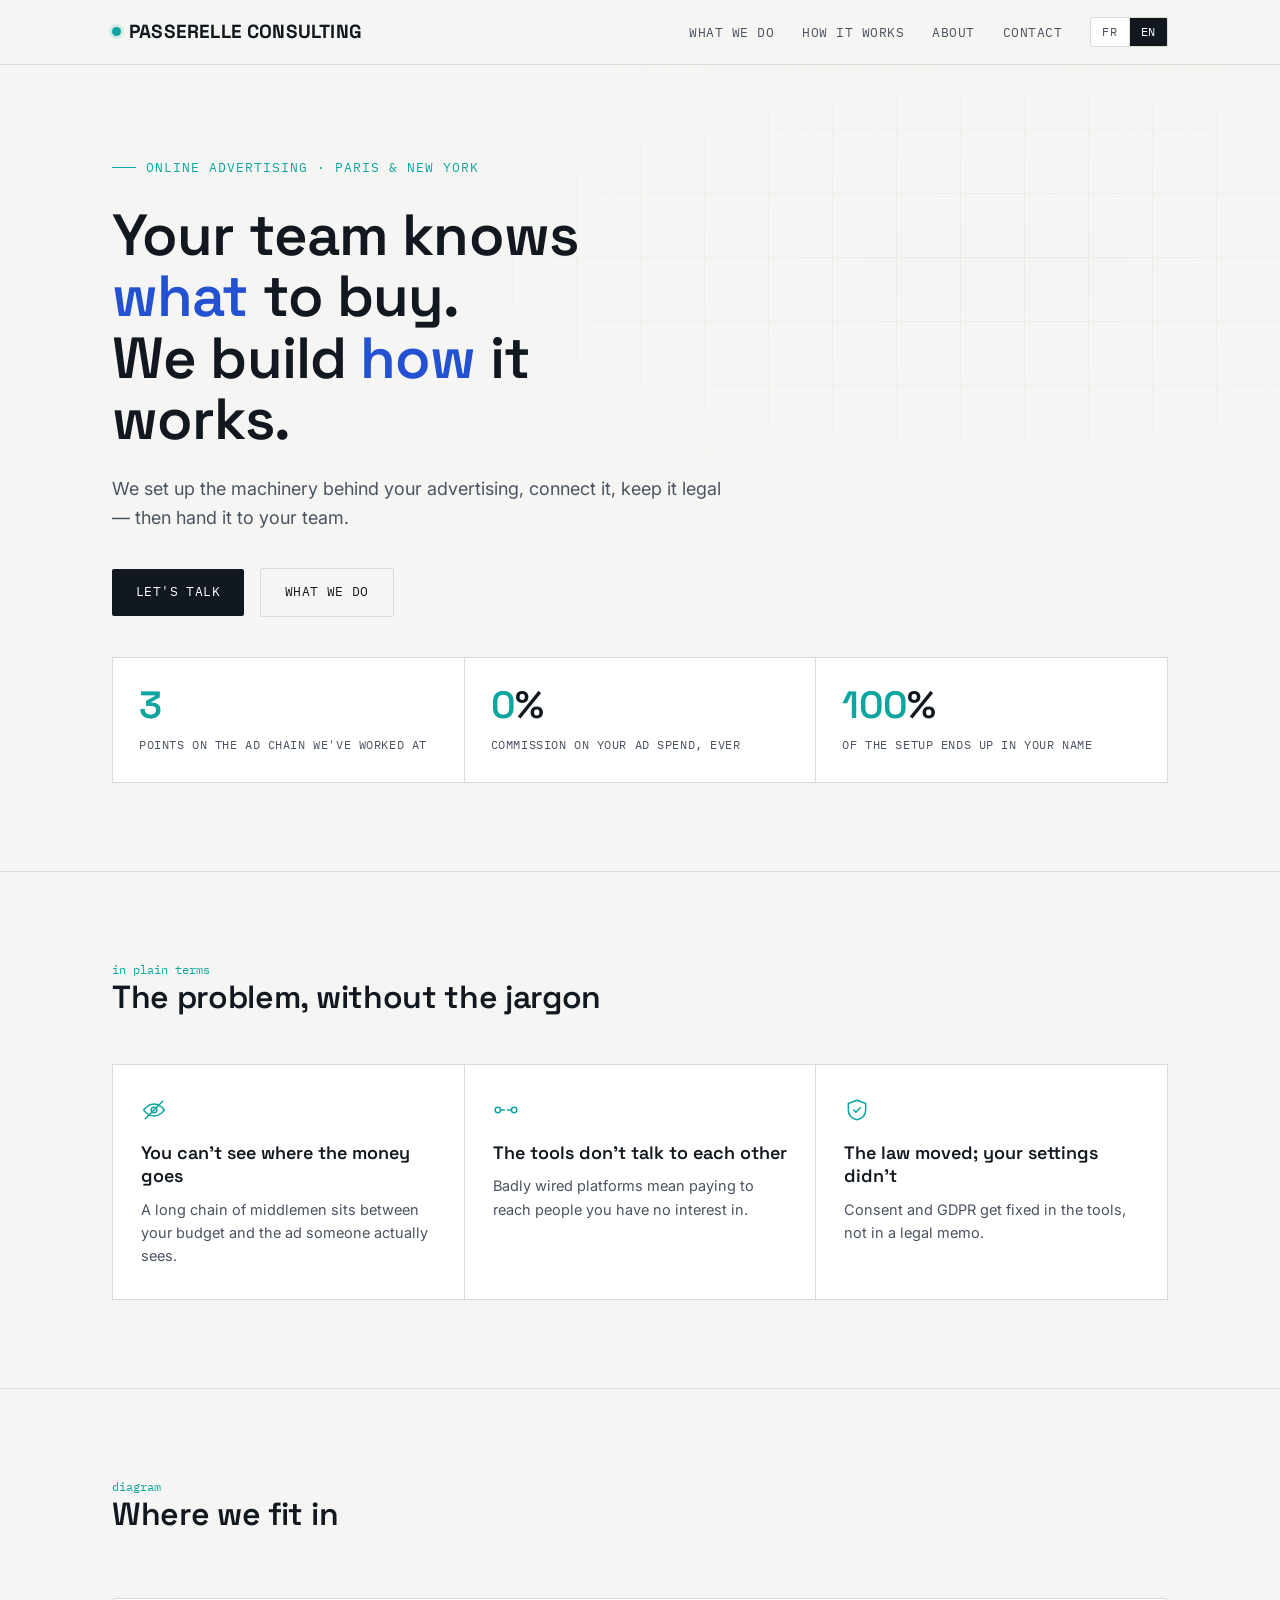
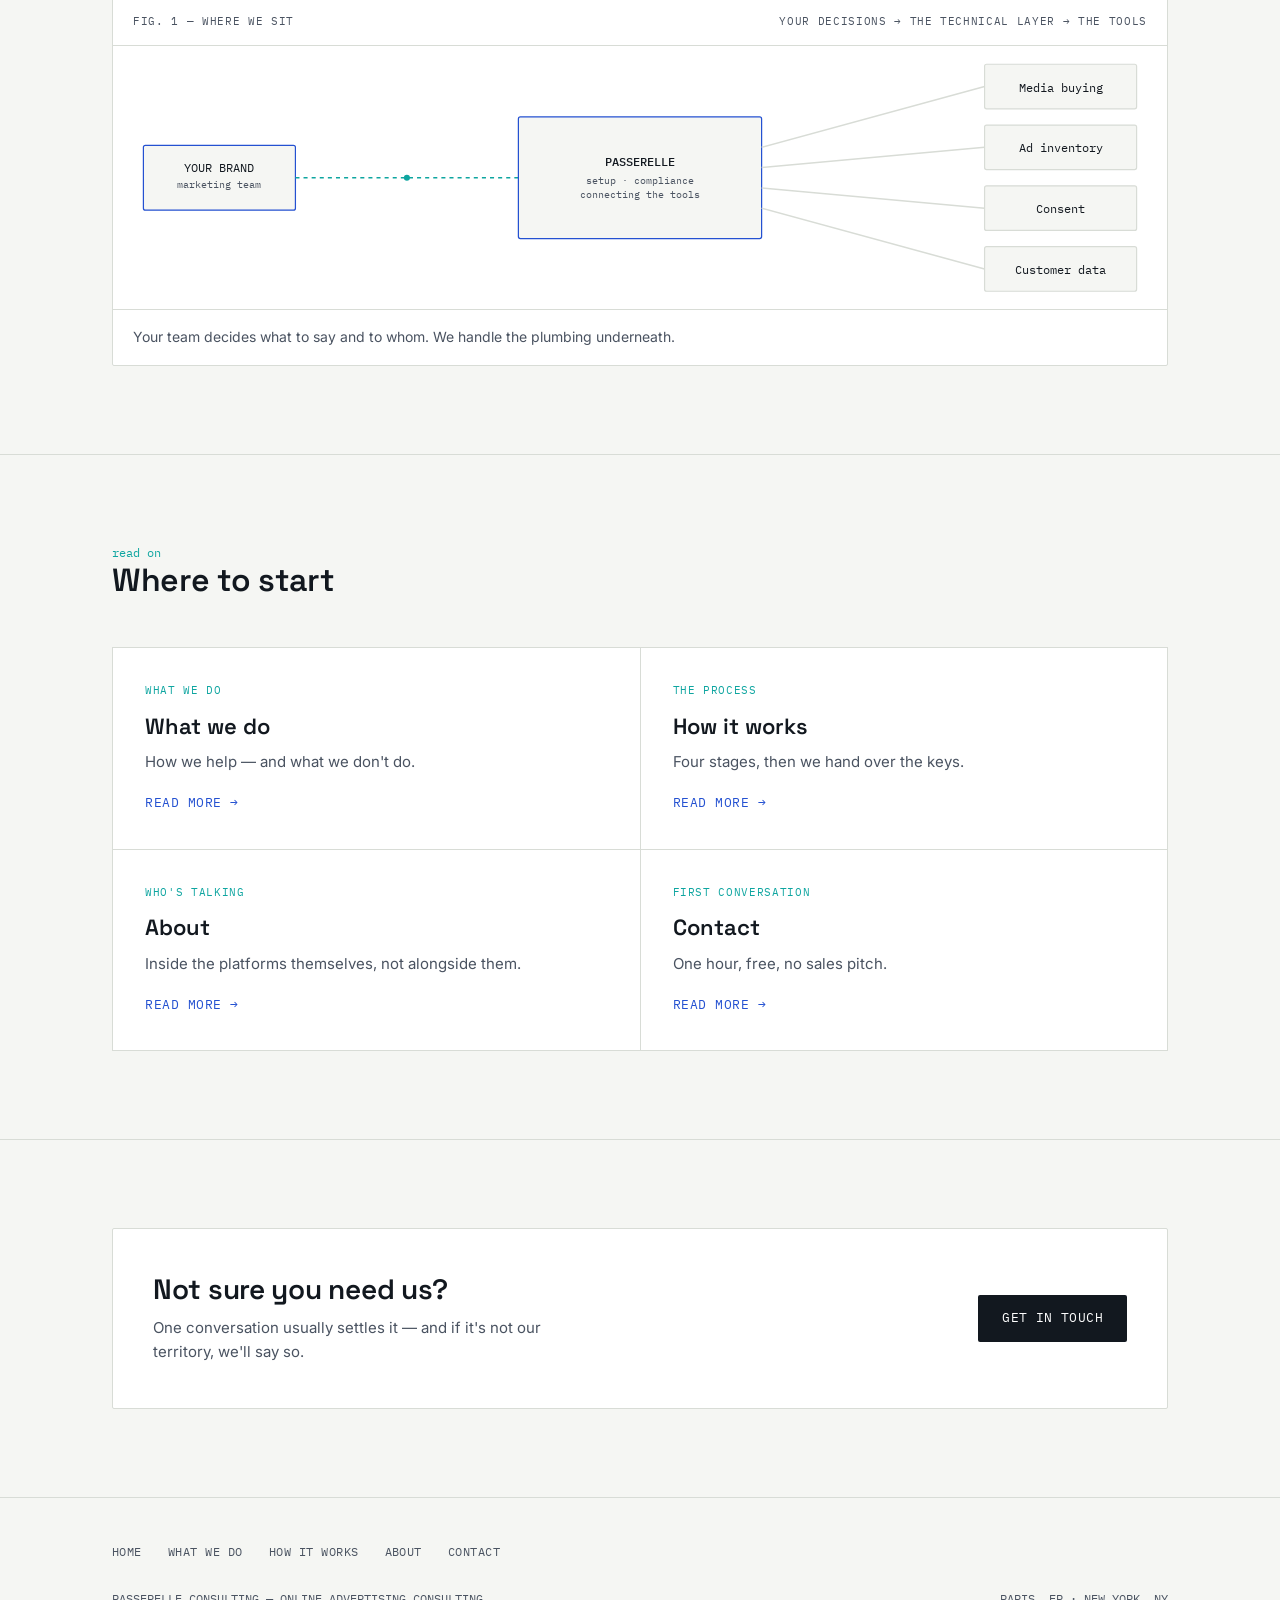
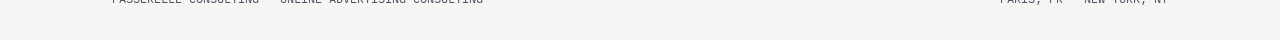
<file: index.html>
<!DOCTYPE html>
<html lang="en">
<head>
<meta charset="UTF-8">
<meta name="viewport" content="width=device-width, initial-scale=1.0">
<title>Passerelle Consulting — Take back control of your online advertising</title>
<meta name="description" data-i18n-content="desc.home" content="We set up the machinery behind your online advertising, connect it, keep it legal — then hand it to your team.">
<link rel="preconnect" href="https://fonts.googleapis.com">
<link href="https://fonts.googleapis.com/css2?family=Space+Grotesk:wght@400;500;600;700&family=Inter:wght@400;500;600&family=IBM+Plex+Mono:wght@400;500&display=swap" rel="stylesheet">
<link rel="stylesheet" href="assets/styles.css">
</head>
<body data-title-key="title.home">

<a class="skip" href="#main" data-i18n="a11y.skip">Skip to main content</a>

<header>
  <div class="wrap nav">
    <a href="index.html" class="brand"><span class="brand-dot"></span>PASSERELLE CONSULTING</a>
    <div class="nav-right">
      <ul class="navlinks">
        <li><a href="services.html" data-i18n="nav.services">What we do</a></li>
        <li><a href="approche.html" data-i18n="nav.approach">How it works</a></li>
        <li><a href="a-propos.html" data-i18n="nav.about">About</a></li>
        <li><a href="contact.html" data-i18n="nav.contact">Contact</a></li>
      </ul>
      <div class="lang" role="group" data-i18n-label="lang.aria" aria-label="Language selection">
        <button type="button" data-lang="fr" aria-pressed="false" lang="fr">FR</button>
        <button type="button" data-lang="en" aria-pressed="true" lang="en">EN</button>
      </div>
    </div>
  </div>
</header>

<main id="main">
  <section class="hero">
    <div class="wrap">
      <div class="eyebrow" data-i18n="home.eyebrow">Online advertising · Paris &amp; New York</div>
      <h1 data-i18n-html="home.h1">Your team knows <em>what</em> to buy.<br>We build <em>how</em> it works.</h1>
      <p class="hero-sub" data-i18n="home.sub">We set up the machinery behind your advertising, connect it, keep it legal — then hand it to your team.</p>
      <div class="hero-cta">
        <a href="contact.html" class="btn btn-primary" data-i18n="home.cta1">Let's talk</a>
        <a href="services.html" class="btn btn-ghost" data-i18n="home.cta2">What we do</a>
      </div>
    </div>
  </section>

  <section style="padding-top:0; border-top:none;">
    <div class="wrap">
      <div class="facts">
        <div class="fact">
          <div class="big"><span>3</span></div>
          <div class="cap" data-i18n="fact.c1">points on the ad chain we've worked at</div>
        </div>
        <div class="fact">
          <div class="big"><span>0</span>%</div>
          <div class="cap" data-i18n="fact.c2">commission on your ad spend, ever</div>
        </div>
        <div class="fact">
          <div class="big"><span>100</span>%</div>
          <div class="cap" data-i18n="fact.c3">of the setup ends up in your name</div>
        </div>
      </div>
    </div>
  </section>

  <section>
    <div class="wrap">
      <div class="section-head">
        <div>
          <div class="section-num mono" data-i18n="home.plainKicker">in plain terms</div>
          <h2 data-i18n="home.plainH2">The problem, without the jargon</h2>
        </div>
      </div>
      <div class="plain">
        <div class="plain-card">
          <svg class="ico" viewBox="0 0 24 24" aria-hidden="true">
            <path d="M2.5 12S6 6.5 12 6.5 21.5 12 21.5 12 18 17.5 12 17.5 2.5 12 2.5 12z"/>
            <circle cx="12" cy="12" r="2.6"/>
            <line x1="4" y1="20" x2="20" y2="4"/>
          </svg>
          <h3 data-i18n="home.c1h">You can't see where the money goes</h3>
          <p data-i18n="home.c1p">A long chain of middlemen sits between your budget and the ad someone actually sees.</p>
        </div>
        <div class="plain-card">
          <svg class="ico" viewBox="0 0 24 24" aria-hidden="true">
            <circle cx="4.5" cy="12" r="2.5"/>
            <circle cx="19.5" cy="12" r="2.5"/>
            <line x1="8" y1="12" x2="10.5" y2="12"/>
            <line x1="13.5" y1="12" x2="16" y2="12"/>
          </svg>
          <h3 data-i18n="home.c2h">The tools don't talk to each other</h3>
          <p data-i18n="home.c2p">Badly wired platforms mean paying to reach people you have no interest in.</p>
        </div>
        <div class="plain-card">
          <svg class="ico" viewBox="0 0 24 24" aria-hidden="true">
            <path d="M12 3 20 6v6c0 4.4-3.2 7.8-8 9-4.8-1.2-8-4.6-8-9V6l8-3z"/>
            <path d="M9 12l2 2 4-4"/>
          </svg>
          <h3 data-i18n="home.c3h">The law moved; your settings didn't</h3>
          <p data-i18n="home.c3p">Consent and GDPR get fixed in the tools, not in a legal memo.</p>
        </div>
      </div>
    </div>
  </section>

  <section>
    <div class="wrap">
      <div class="section-head">
        <div>
          <div class="section-num mono" data-i18n="fig1.kicker">diagram</div>
          <h2 data-i18n="fig1.h2">Where we fit in</h2>
        </div>
      </div>

      <div class="diagram">
        <div class="diagram-label">
          <span data-i18n="fig1.left">fig. 1 — where we sit</span>
          <span data-i18n="fig1.right">your decisions → the technical layer → the tools</span>
        </div>
        <svg viewBox="0 0 1040 260" xmlns="http://www.w3.org/2000/svg" role="img" data-i18n-label="fig1.alt" aria-label="Diagram: your marketing team on one side, Passerelle in the middle, and on the other side the media buying, ad inventory, consent and customer data tools">
          <rect x="30" y="98" width="150" height="64" rx="2" class="node-box hi"/>
          <text x="105" y="124" text-anchor="middle" class="node-label" data-i18n="fig1.brand">YOUR BRAND</text>
          <text x="105" y="140" text-anchor="middle" class="node-sub" data-i18n="fig1.brandSub">marketing team</text>

          <path d="M180,130 L 400,130" class="trace-active"/>
          <circle cx="290" cy="130" r="3" class="pulse"/>

          <rect x="400" y="70" width="240" height="120" rx="2" class="node-box hi" stroke-width="1.6"/>
          <text x="520" y="118" text-anchor="middle" class="node-label" font-weight="500">PASSERELLE</text>
          <text x="520" y="136" text-anchor="middle" class="node-sub" data-i18n="fig1.core1">setup · compliance</text>
          <text x="520" y="150" text-anchor="middle" class="node-sub" data-i18n="fig1.core2">connecting the tools</text>

          <path d="M640,100 L 860,40" class="trace-line"/>
          <path d="M640,120 L 860,100" class="trace-line"/>
          <path d="M640,140 L 860,160" class="trace-line"/>
          <path d="M640,160 L 860,220" class="trace-line"/>

          <rect x="860" y="18" width="150" height="44" rx="2" class="node-box"/>
          <text x="935" y="45" text-anchor="middle" class="node-label" data-i18n="fig1.n1">Media buying</text>

          <rect x="860" y="78" width="150" height="44" rx="2" class="node-box"/>
          <text x="935" y="105" text-anchor="middle" class="node-label" data-i18n="fig1.n2">Ad inventory</text>

          <rect x="860" y="138" width="150" height="44" rx="2" class="node-box"/>
          <text x="935" y="165" text-anchor="middle" class="node-label" data-i18n="fig1.n3">Consent</text>

          <rect x="860" y="198" width="150" height="44" rx="2" class="node-box"/>
          <text x="935" y="225" text-anchor="middle" class="node-label" data-i18n="fig1.n4">Customer data</text>
        </svg>
        <div class="diagram-foot"><p class="diagram-note" data-i18n="fig1.note">Your team decides what to say and to whom. We handle the plumbing underneath.</p></div>
      </div>
    </div>
  </section>

  <section>
    <div class="wrap">
      <div class="section-head">
        <div>
          <div class="section-num mono" data-i18n="home.exploreKicker">read on</div>
          <h2 data-i18n="home.exploreH2">Where to start</h2>
        </div>
      </div>
      <div class="teasers">
        <a class="teaser" href="services.html">
          <div class="k" data-i18n="teaser.k1">what we do</div>
          <h3 data-i18n="teaser.h1">What we do</h3>
          <p data-i18n="teaser.p1">How we help — and what we don't do.</p>
          <span class="go" data-i18n="teaser.go">Read more →</span>
        </a>
        <a class="teaser" href="approche.html">
          <div class="k" data-i18n="teaser.k2">the process</div>
          <h3 data-i18n="teaser.h2">How it works</h3>
          <p data-i18n="teaser.p2">Four stages, then we hand over the keys.</p>
          <span class="go" data-i18n="teaser.go">Read more →</span>
        </a>
        <a class="teaser" href="a-propos.html">
          <div class="k" data-i18n="teaser.k3">who's talking</div>
          <h3 data-i18n="teaser.h3">About</h3>
          <p data-i18n="teaser.p3">Inside the platforms themselves, not alongside them.</p>
          <span class="go" data-i18n="teaser.go">Read more →</span>
        </a>
        <a class="teaser" href="contact.html">
          <div class="k" data-i18n="teaser.k4">first conversation</div>
          <h3 data-i18n="teaser.h4">Contact</h3>
          <p data-i18n="teaser.p4">One hour, free, no sales pitch.</p>
          <span class="go" data-i18n="teaser.go">Read more →</span>
        </a>
      </div>
    </div>
  </section>

  <section>
    <div class="wrap">
      <div class="cta-strip">
        <div>
          <h2 data-i18n="cta.h2">Not sure you need us?</h2>
          <p data-i18n="cta.p">One conversation usually settles it — and if it's not our territory, we'll say so.</p>
        </div>
        <a href="contact.html" class="btn btn-primary" data-i18n="cta.btn">Get in touch</a>
      </div>
    </div>
  </section>
</main>

<footer>
  <div class="wrap">
    <ul class="foot-nav">
      <li><a href="index.html" data-i18n="nav.home">Home</a></li>
      <li><a href="services.html" data-i18n="nav.services">What we do</a></li>
      <li><a href="approche.html" data-i18n="nav.approach">How it works</a></li>
      <li><a href="a-propos.html" data-i18n="nav.about">About</a></li>
      <li><a href="contact.html" data-i18n="nav.contact">Contact</a></li>
    </ul>
    <div class="foot-row">
      <span data-i18n="foot.left">PASSERELLE CONSULTING — ONLINE ADVERTISING CONSULTING</span>
      <span>PARIS, FR · NEW YORK, NY</span>
    </div>
  </div>
</footer>

<script src="assets/i18n.js"></script>
</body>
</html>
</file>
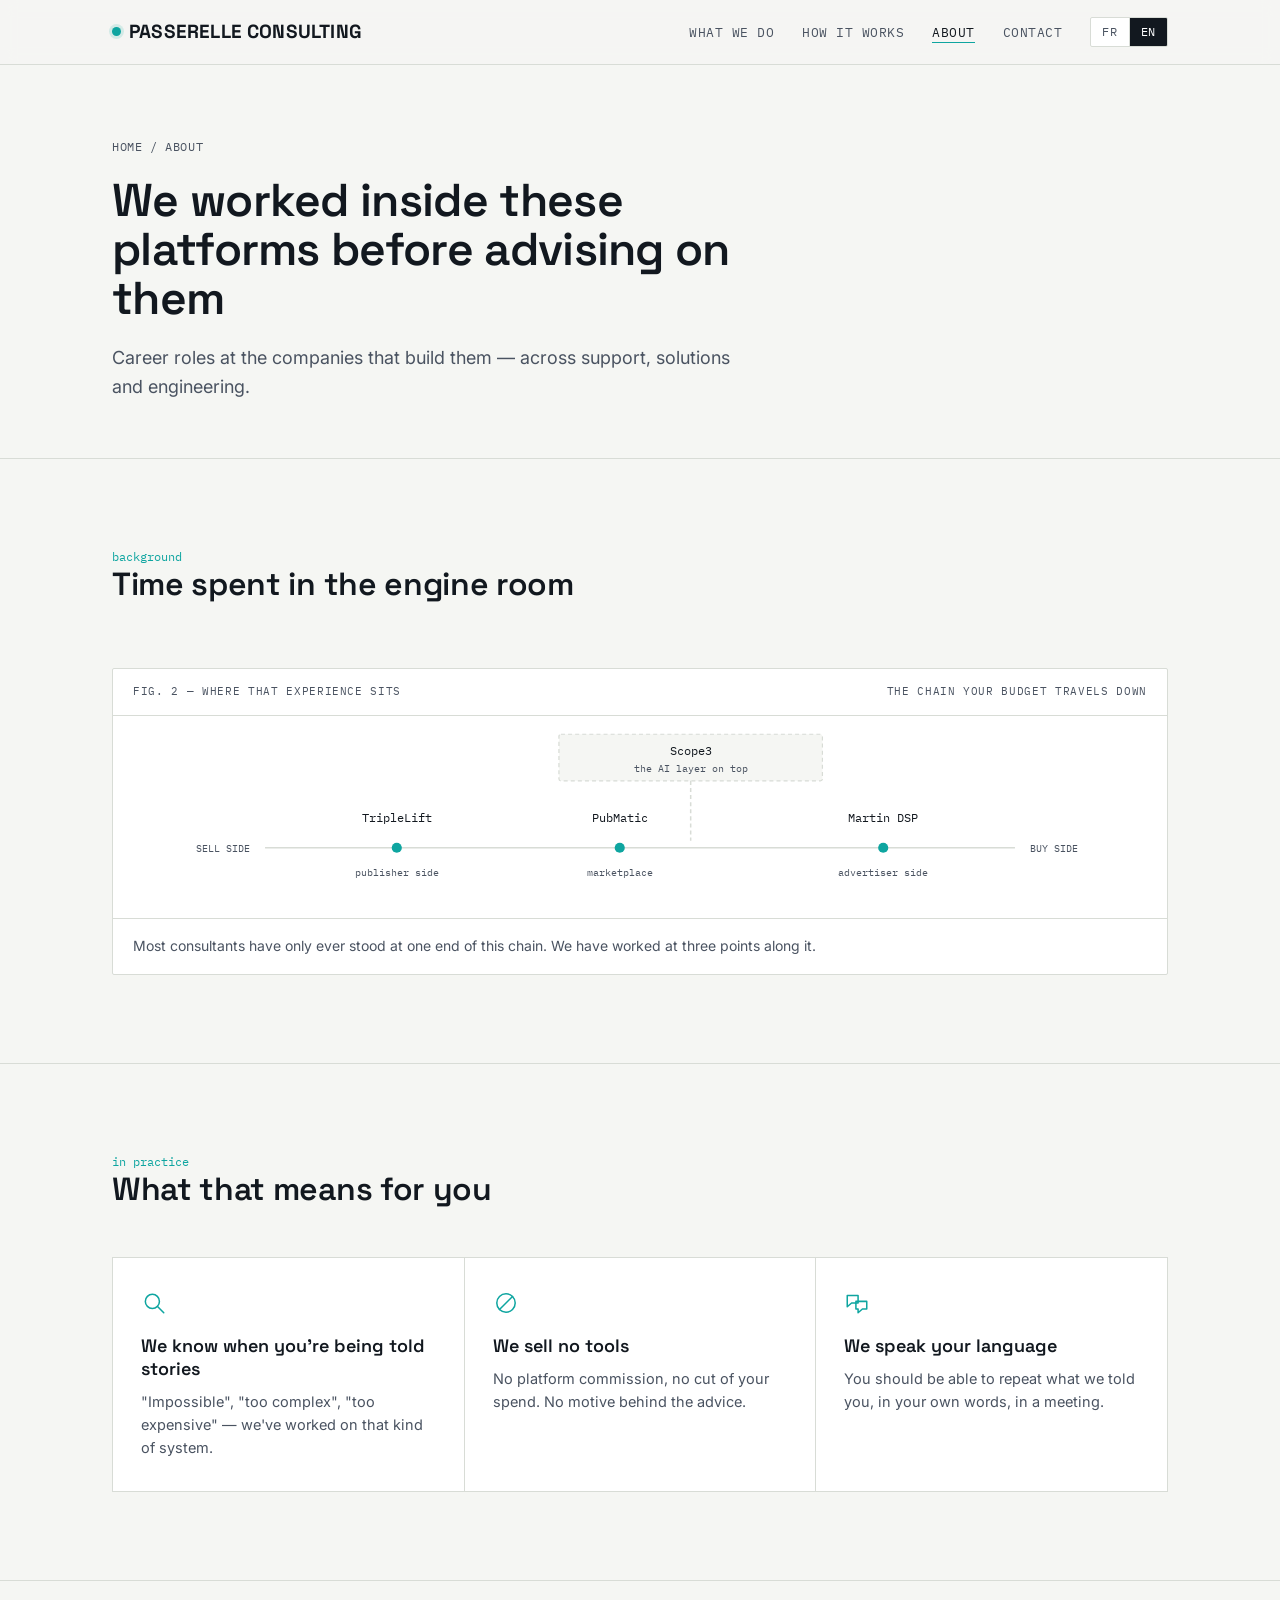
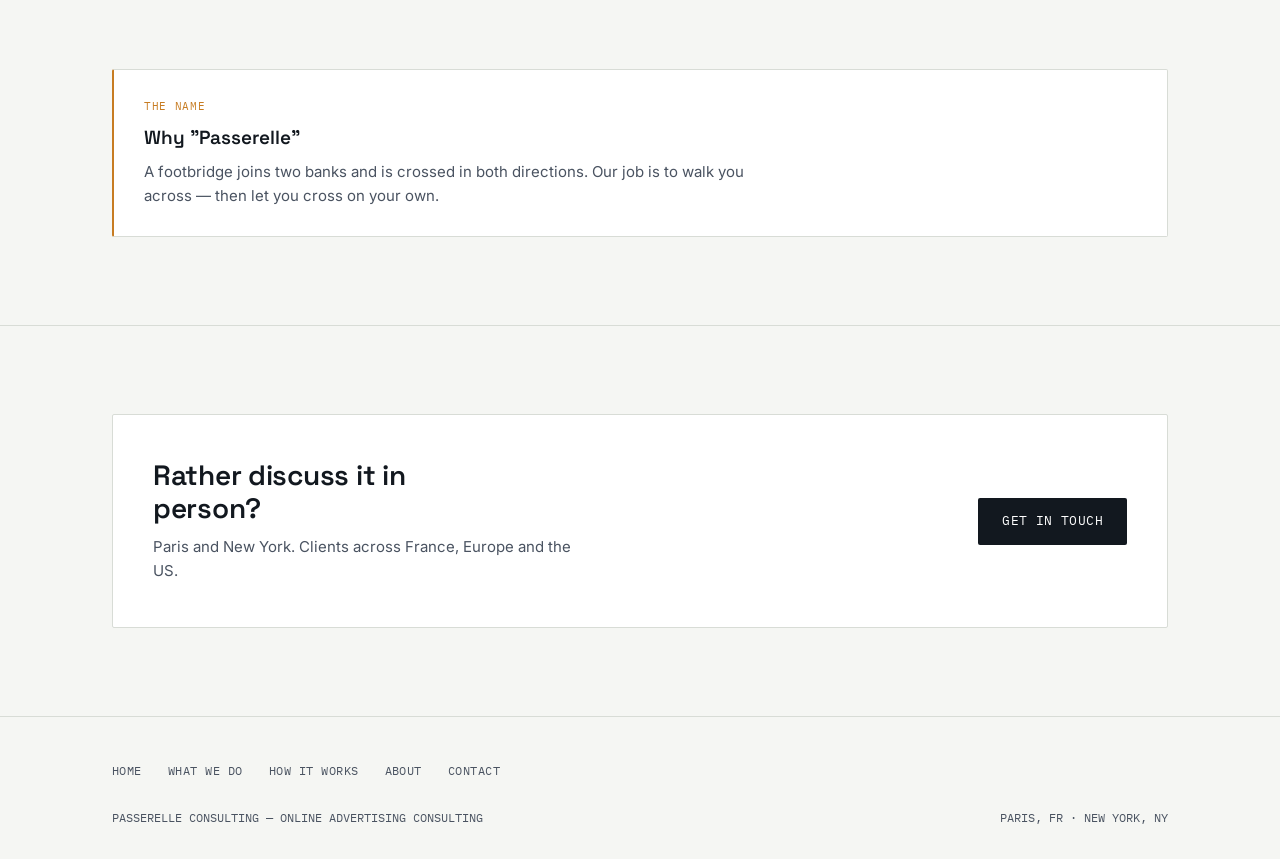
<file: a-propos.html>
<!DOCTYPE html>
<html lang="en">
<head>
<meta charset="UTF-8">
<meta name="viewport" content="width=device-width, initial-scale=1.0">
<title>About — Passerelle Consulting</title>
<meta name="description" data-i18n-content="desc.about" content="Inside the advertising platforms themselves — support, solutions and engineering at TripleLift, PubMatic, Martin DSP and Scope3.">
<link rel="preconnect" href="https://fonts.googleapis.com">
<link href="https://fonts.googleapis.com/css2?family=Space+Grotesk:wght@400;500;600;700&family=Inter:wght@400;500;600&family=IBM+Plex+Mono:wght@400;500&display=swap" rel="stylesheet">
<link rel="stylesheet" href="assets/styles.css">
</head>
<body data-title-key="title.about">

<a class="skip" href="#main" data-i18n="a11y.skip">Skip to main content</a>

<header>
  <div class="wrap nav">
    <a href="index.html" class="brand"><span class="brand-dot"></span>PASSERELLE CONSULTING</a>
    <div class="nav-right">
      <ul class="navlinks">
        <li><a href="services.html" data-i18n="nav.services">What we do</a></li>
        <li><a href="approche.html" data-i18n="nav.approach">How it works</a></li>
        <li><a href="a-propos.html" aria-current="page" data-i18n="nav.about">About</a></li>
        <li><a href="contact.html" data-i18n="nav.contact">Contact</a></li>
      </ul>
      <div class="lang" role="group" data-i18n-label="lang.aria" aria-label="Language selection">
        <button type="button" data-lang="fr" aria-pressed="false" lang="fr">FR</button>
        <button type="button" data-lang="en" aria-pressed="true" lang="en">EN</button>
      </div>
    </div>
  </div>
</header>

<main id="main">
  <section class="page-hero">
    <div class="wrap">
      <div class="crumb"><a href="index.html" data-i18n="nav.home">Home</a> <span aria-hidden="true">/</span> <span data-i18n="nav.about">About</span></div>
      <h1 data-i18n="ab.h1">We worked inside these platforms before advising on them</h1>
      <p class="lede" data-i18n="ab.lede">Career roles at the companies that build them — across support, solutions and engineering.</p>
    </div>
  </section>

  <section>
    <div class="wrap">
      <div class="section-head">
        <div>
          <div class="section-num mono" data-i18n="ab.pedKicker">background</div>
          <h2 data-i18n="ab.pedH2">Time spent in the engine room</h2>
        </div>
      </div>

      <div class="diagram">
        <div class="diagram-label">
          <span data-i18n="ab.figL">fig. 2 — where that experience sits</span>
          <span data-i18n="ab.figR">the chain your budget travels down</span>
        </div>
        <svg viewBox="0 0 1040 200" xmlns="http://www.w3.org/2000/svg" role="img" data-i18n-label="ab.figAlt" aria-label="Diagram of the advertising chain from sell side to buy side, with TripleLift on the publisher side, PubMatic in the marketplace, Martin DSP on the advertiser side, and Scope3 as the AI layer above">
          <line x1="150" y1="130" x2="890" y2="130" class="trace-line"/>
          <text x="135" y="134" text-anchor="end" class="node-sub" data-i18n="ab.figSell">SELL SIDE</text>
          <text x="905" y="134" text-anchor="start" class="node-sub" data-i18n="ab.figBuy">BUY SIDE</text>

          <rect x="440" y="18" width="260" height="46" rx="2" class="node-box" stroke-dasharray="4 3"/>
          <text x="570" y="38" text-anchor="middle" class="node-label">Scope3</text>
          <text x="570" y="55" text-anchor="middle" class="node-sub" data-i18n="ab.figAi">the AI layer on top</text>
          <path d="M570,64 L570,123" class="trace-line" stroke-dasharray="4 3"/>

          <circle cx="280" cy="130" r="5" class="pulse"/>
          <text x="280" y="105" text-anchor="middle" class="node-label">TripleLift</text>
          <text x="280" y="158" text-anchor="middle" class="node-sub" data-i18n="ab.figR1">publisher side</text>

          <circle cx="500" cy="130" r="5" class="pulse"/>
          <text x="500" y="105" text-anchor="middle" class="node-label">PubMatic</text>
          <text x="500" y="158" text-anchor="middle" class="node-sub" data-i18n="ab.figR2">marketplace</text>

          <circle cx="760" cy="130" r="5" class="pulse"/>
          <text x="760" y="105" text-anchor="middle" class="node-label">Martin DSP</text>
          <text x="760" y="158" text-anchor="middle" class="node-sub" data-i18n="ab.figR3">advertiser side</text>
        </svg>
        <div class="diagram-foot"><p class="diagram-note" data-i18n="ab.figNote">Most consultants have only ever stood at one end of this chain. We have worked at three points along it.</p></div>
      </div>
    </div>
  </section>

  <section>
    <div class="wrap">
      <div class="section-head">
        <div>
          <div class="section-num mono" data-i18n="ab.whyKicker">in practice</div>
          <h2 data-i18n="ab.whyH2">What that means for you</h2>
        </div>
      </div>
      <div class="plain">
        <div class="plain-card">
          <svg class="ico" viewBox="0 0 24 24" aria-hidden="true">
            <circle cx="10.5" cy="10.5" r="6.5"/><line x1="15.5" y1="15.5" x2="21" y2="21"/>
          </svg>
          <h3 data-i18n="ab.w1h">We know when you're being told stories</h3>
          <p data-i18n="ab.w1p">"Impossible", "too complex", "too expensive" — we've worked on that kind of system.</p>
        </div>
        <div class="plain-card">
          <svg class="ico" viewBox="0 0 24 24" aria-hidden="true">
            <circle cx="12" cy="12" r="8.5"/><line x1="6" y1="18" x2="18" y2="6"/>
          </svg>
          <h3 data-i18n="ab.w2h">We sell no tools</h3>
          <p data-i18n="ab.w2p">No platform commission, no cut of your spend. No motive behind the advice.</p>
        </div>
        <div class="plain-card">
          <svg class="ico" viewBox="0 0 24 24" aria-hidden="true">
            <path d="M3 5h10v7H7l-4 3.5V5z"/><path d="M11 10.5h10v7h-4l-4 3.5v-3.5h-2z"/>
          </svg>
          <h3 data-i18n="ab.w3h">We speak your language</h3>
          <p data-i18n="ab.w3p">You should be able to repeat what we told you, in your own words, in a meeting.</p>
        </div>
      </div>
    </div>
  </section>

  <section>
    <div class="wrap">
      <div class="callout">
        <div class="k" data-i18n="ab.nameK">the name</div>
        <h3 data-i18n="ab.nameH">Why "Passerelle"</h3>
        <p data-i18n="ab.nameP">A footbridge joins two banks and is crossed in both directions. Our job is to walk you across — then let you cross on your own.</p>
      </div>
    </div>
  </section>

  <section>
    <div class="wrap">
      <div class="cta-strip">
        <div>
          <h2 data-i18n="ab.ctaH">Rather discuss it in person?</h2>
          <p data-i18n="ab.ctaP">Paris and New York. Clients across France, Europe and the US.</p>
        </div>
        <a href="contact.html" class="btn btn-primary" data-i18n="cta.btn">Get in touch</a>
      </div>
    </div>
  </section>
</main>

<footer>
  <div class="wrap">
    <ul class="foot-nav">
      <li><a href="index.html" data-i18n="nav.home">Home</a></li>
      <li><a href="services.html" data-i18n="nav.services">What we do</a></li>
      <li><a href="approche.html" data-i18n="nav.approach">How it works</a></li>
      <li><a href="a-propos.html" data-i18n="nav.about">About</a></li>
      <li><a href="contact.html" data-i18n="nav.contact">Contact</a></li>
    </ul>
    <div class="foot-row">
      <span data-i18n="foot.left">PASSERELLE CONSULTING — ONLINE ADVERTISING CONSULTING</span>
      <span>PARIS, FR · NEW YORK, NY</span>
    </div>
  </div>
</footer>

<script src="assets/i18n.js"></script>
</body>
</html>
</file>
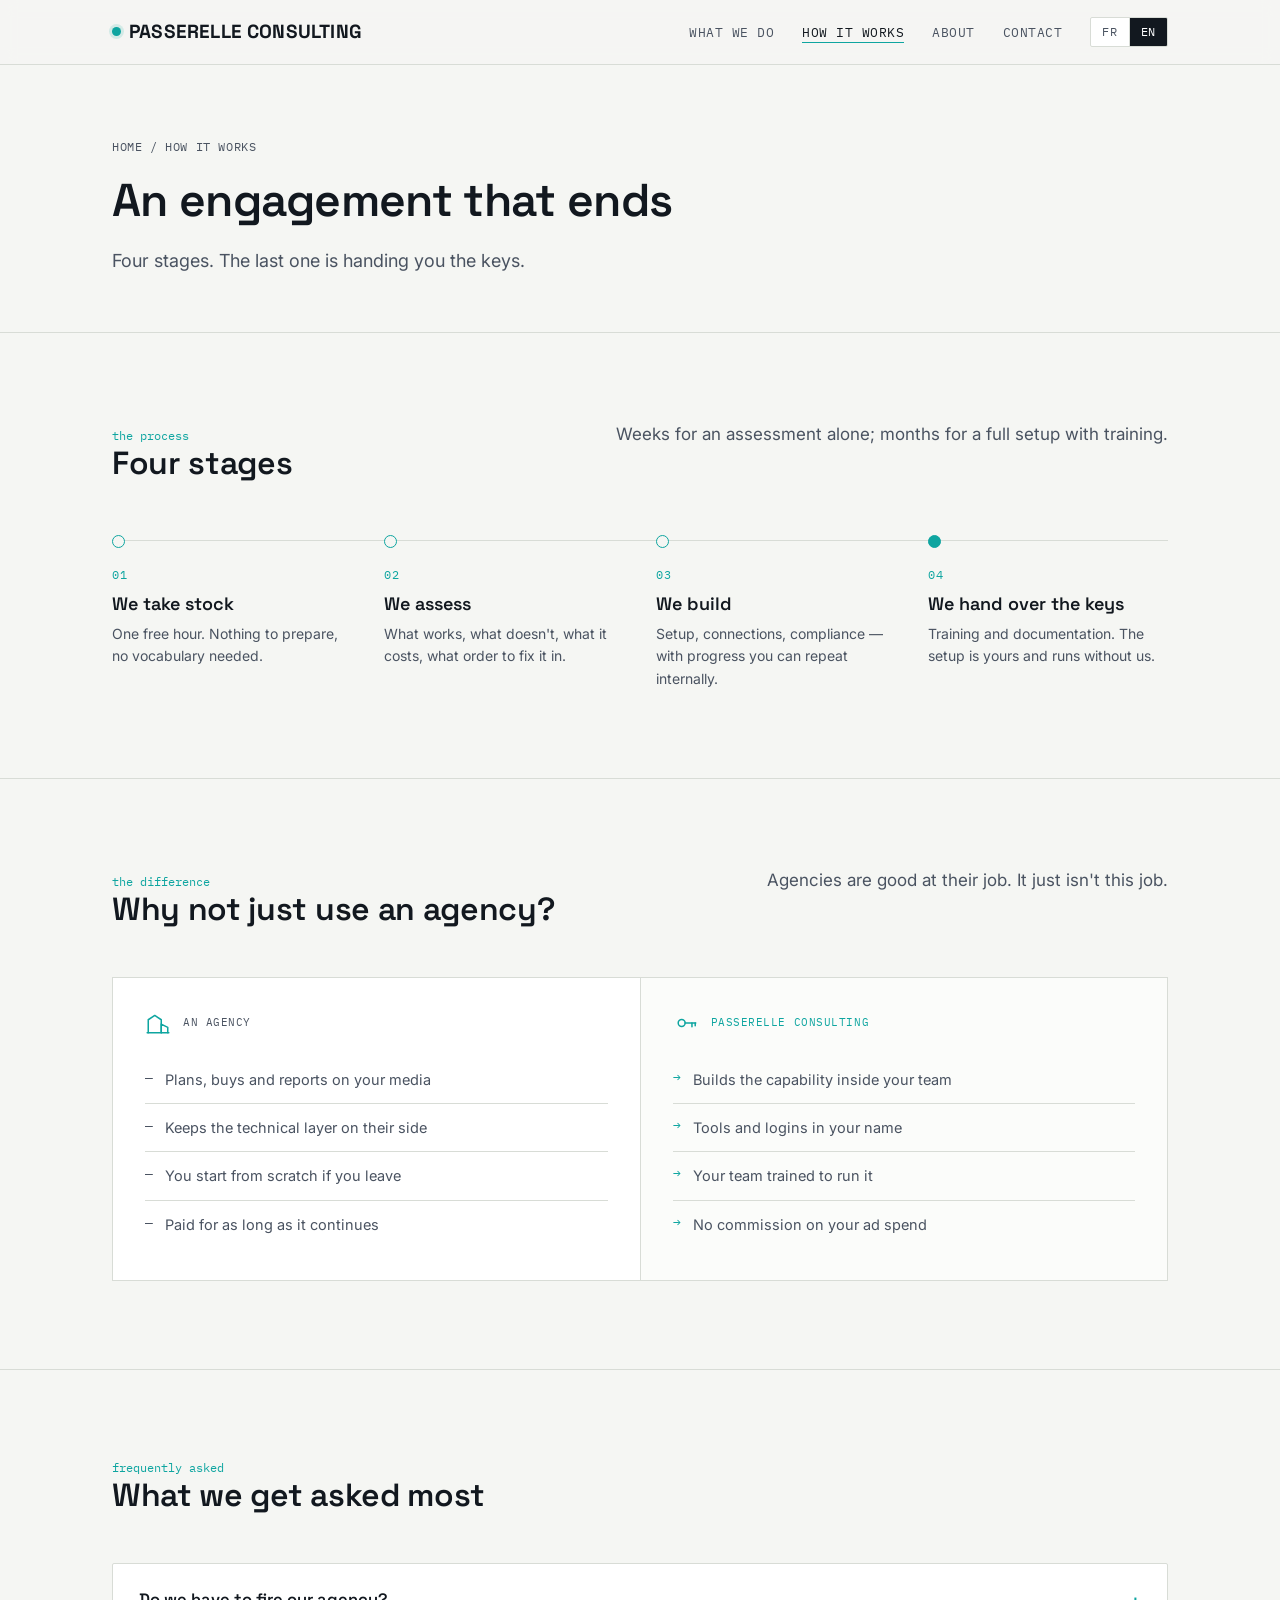
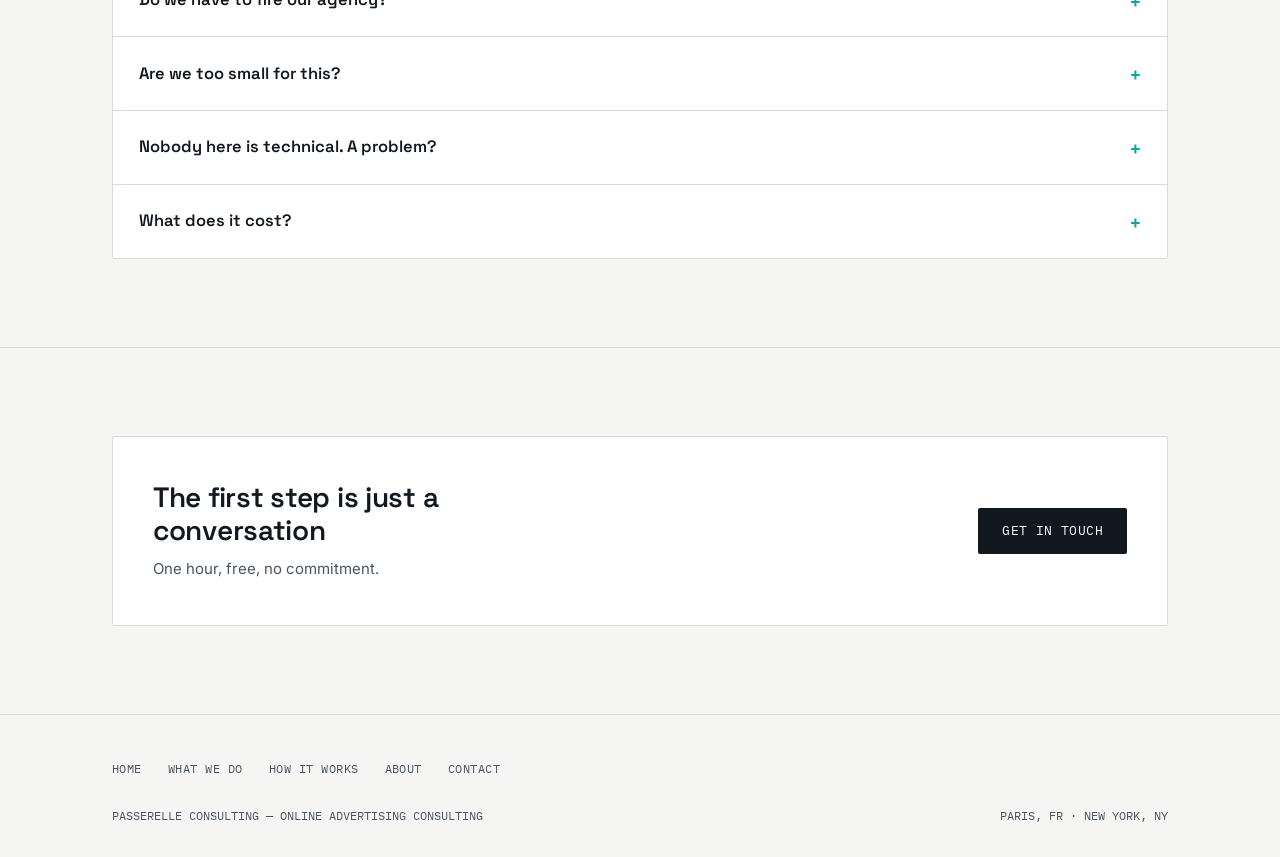
<file: approche.html>
<!DOCTYPE html>
<html lang="en">
<head>
<meta charset="UTF-8">
<meta name="viewport" content="width=device-width, initial-scale=1.0">
<title>How it works — Passerelle Consulting</title>
<meta name="description" data-i18n-content="desc.approach" content="Four stages, how we differ from an agency, and the questions we are asked most often.">
<link rel="preconnect" href="https://fonts.googleapis.com">
<link href="https://fonts.googleapis.com/css2?family=Space+Grotesk:wght@400;500;600;700&family=Inter:wght@400;500;600&family=IBM+Plex+Mono:wght@400;500&display=swap" rel="stylesheet">
<link rel="stylesheet" href="assets/styles.css">
</head>
<body data-title-key="title.approach">

<a class="skip" href="#main" data-i18n="a11y.skip">Skip to main content</a>

<header>
  <div class="wrap nav">
    <a href="index.html" class="brand"><span class="brand-dot"></span>PASSERELLE CONSULTING</a>
    <div class="nav-right">
      <ul class="navlinks">
        <li><a href="services.html" data-i18n="nav.services">What we do</a></li>
        <li><a href="approche.html" aria-current="page" data-i18n="nav.approach">How it works</a></li>
        <li><a href="a-propos.html" data-i18n="nav.about">About</a></li>
        <li><a href="contact.html" data-i18n="nav.contact">Contact</a></li>
      </ul>
      <div class="lang" role="group" data-i18n-label="lang.aria" aria-label="Language selection">
        <button type="button" data-lang="fr" aria-pressed="false" lang="fr">FR</button>
        <button type="button" data-lang="en" aria-pressed="true" lang="en">EN</button>
      </div>
    </div>
  </div>
</header>

<main id="main">
  <section class="page-hero">
    <div class="wrap">
      <div class="crumb"><a href="index.html" data-i18n="nav.home">Home</a> <span aria-hidden="true">/</span> <span data-i18n="nav.approach">How it works</span></div>
      <h1 data-i18n="app.h1">An engagement that ends</h1>
      <p class="lede" data-i18n="app.lede">Four stages. The last one is handing you the keys.</p>
    </div>
  </section>

  <section>
    <div class="wrap">
      <div class="section-head">
        <div>
          <div class="section-num mono" data-i18n="app.stepsKicker">the process</div>
          <h2 data-i18n="app.stepsH2">Four stages</h2>
        </div>
        <p class="lede" data-i18n="app.stepsLede">Weeks for an assessment alone; months for a full setup with training.</p>
      </div>
      <div class="steps">
        <div class="step">
          <div class="n">01</div>
          <h3 data-i18n="app.s1h">We take stock</h3>
          <p data-i18n="app.s1p">One free hour. Nothing to prepare, no vocabulary needed.</p>
        </div>
        <div class="step">
          <div class="n">02</div>
          <h3 data-i18n="app.s2h">We assess</h3>
          <p data-i18n="app.s2p">What works, what doesn't, what it costs, what order to fix it in.</p>
        </div>
        <div class="step">
          <div class="n">03</div>
          <h3 data-i18n="app.s3h">We build</h3>
          <p data-i18n="app.s3p">Setup, connections, compliance — with progress you can repeat internally.</p>
        </div>
        <div class="step">
          <div class="n">04</div>
          <h3 data-i18n="app.s4h">We hand over the keys</h3>
          <p data-i18n="app.s4p">Training and documentation. The setup is yours and runs without us.</p>
        </div>
      </div>
    </div>
  </section>

  <section>
    <div class="wrap">
      <div class="section-head">
        <div>
          <div class="section-num mono" data-i18n="app.cmpKicker">the difference</div>
          <h2 data-i18n="app.cmpH2">Why not just use an agency?</h2>
        </div>
        <p class="lede" data-i18n="app.cmpLede">Agencies are good at their job. It just isn't this job.</p>
      </div>
      <div class="vs">
        <div class="vs-col">
          <div class="vs-head">
            <svg class="ico" viewBox="0 0 24 24" aria-hidden="true">
              <path d="M3 21V9l6-4 6 4v12"/><path d="M15 21V13l6 3v5"/>
              <line x1="2" y1="21" x2="22" y2="21"/>
            </svg>
            <span class="k" data-i18n="app.k1">An agency</span>
          </div>
          <ul>
            <li><span class="m">—</span><span data-i18n="app.a1">Plans, buys and reports on your media</span></li>
            <li><span class="m">—</span><span data-i18n="app.a2">Keeps the technical layer on their side</span></li>
            <li><span class="m">—</span><span data-i18n="app.a3">You start from scratch if you leave</span></li>
            <li><span class="m">—</span><span data-i18n="app.a4">Paid for as long as it continues</span></li>
          </ul>
        </div>
        <div class="vs-col hi">
          <div class="vs-head">
            <svg class="ico" viewBox="0 0 24 24" aria-hidden="true">
              <circle cx="8" cy="12" r="3.2"/><path d="M11.2 12H21"/>
              <path d="M17.5 12v3.5"/><path d="M20.5 12v2.5"/>
            </svg>
            <span class="k">Passerelle Consulting</span>
          </div>
          <ul>
            <li><span class="m">→</span><span data-i18n="app.b1">Builds the capability inside your team</span></li>
            <li><span class="m">→</span><span data-i18n="app.b2">Tools and logins in your name</span></li>
            <li><span class="m">→</span><span data-i18n="app.b3">Your team trained to run it</span></li>
            <li><span class="m">→</span><span data-i18n="app.b4">No commission on your ad spend</span></li>
          </ul>
        </div>
      </div>
    </div>
  </section>

  <section>
    <div class="wrap">
      <div class="section-head">
        <div>
          <div class="section-num mono" data-i18n="faq.kicker">frequently asked</div>
          <h2 data-i18n="faq.h2">What we get asked most</h2>
        </div>
      </div>
      <div class="faq">
        <details>
          <summary data-i18n="faq.q1">Do we have to fire our agency?</summary>
          <div class="a" data-i18n="faq.a1">No, and it's rarely a good idea. Most clients keep their agency for creative and day-to-day work, and bring only the technical side in-house.</div>
        </details>
        <details>
          <summary data-i18n="faq.q2">Are we too small for this?</summary>
          <div class="a" data-i18n="faq.a2">It's about ad budget, not company size. Below a certain spend this costs more than it returns — and we'll say so rather than sell you an engagement.</div>
        </details>
        <details>
          <summary data-i18n="faq.q3">Nobody here is technical. A problem?</summary>
          <div class="a" data-i18n="faq.a3">No — it's the usual situation, and why training is part of the work. Translating is our job, not your job to guess.</div>
        </details>
        <details>
          <summary data-i18n="faq.q4">What does it cost?</summary>
          <div class="a" data-i18n="faq.a4">A fixed fee per stage, agreed in advance — never a percentage of your ad spend. We quote after the assessment. The first conversation is free.</div>
        </details>
      </div>
    </div>
  </section>

  <section>
    <div class="wrap">
      <div class="cta-strip">
        <div>
          <h2 data-i18n="app.ctaH">The first step is just a conversation</h2>
          <p data-i18n="app.ctaP">One hour, free, no commitment.</p>
        </div>
        <a href="contact.html" class="btn btn-primary" data-i18n="cta.btn">Get in touch</a>
      </div>
    </div>
  </section>
</main>

<footer>
  <div class="wrap">
    <ul class="foot-nav">
      <li><a href="index.html" data-i18n="nav.home">Home</a></li>
      <li><a href="services.html" data-i18n="nav.services">What we do</a></li>
      <li><a href="approche.html" data-i18n="nav.approach">How it works</a></li>
      <li><a href="a-propos.html" data-i18n="nav.about">About</a></li>
      <li><a href="contact.html" data-i18n="nav.contact">Contact</a></li>
    </ul>
    <div class="foot-row">
      <span data-i18n="foot.left">PASSERELLE CONSULTING — ONLINE ADVERTISING CONSULTING</span>
      <span>PARIS, FR · NEW YORK, NY</span>
    </div>
  </div>
</footer>

<script src="assets/i18n.js"></script>
</body>
</html>
</file>
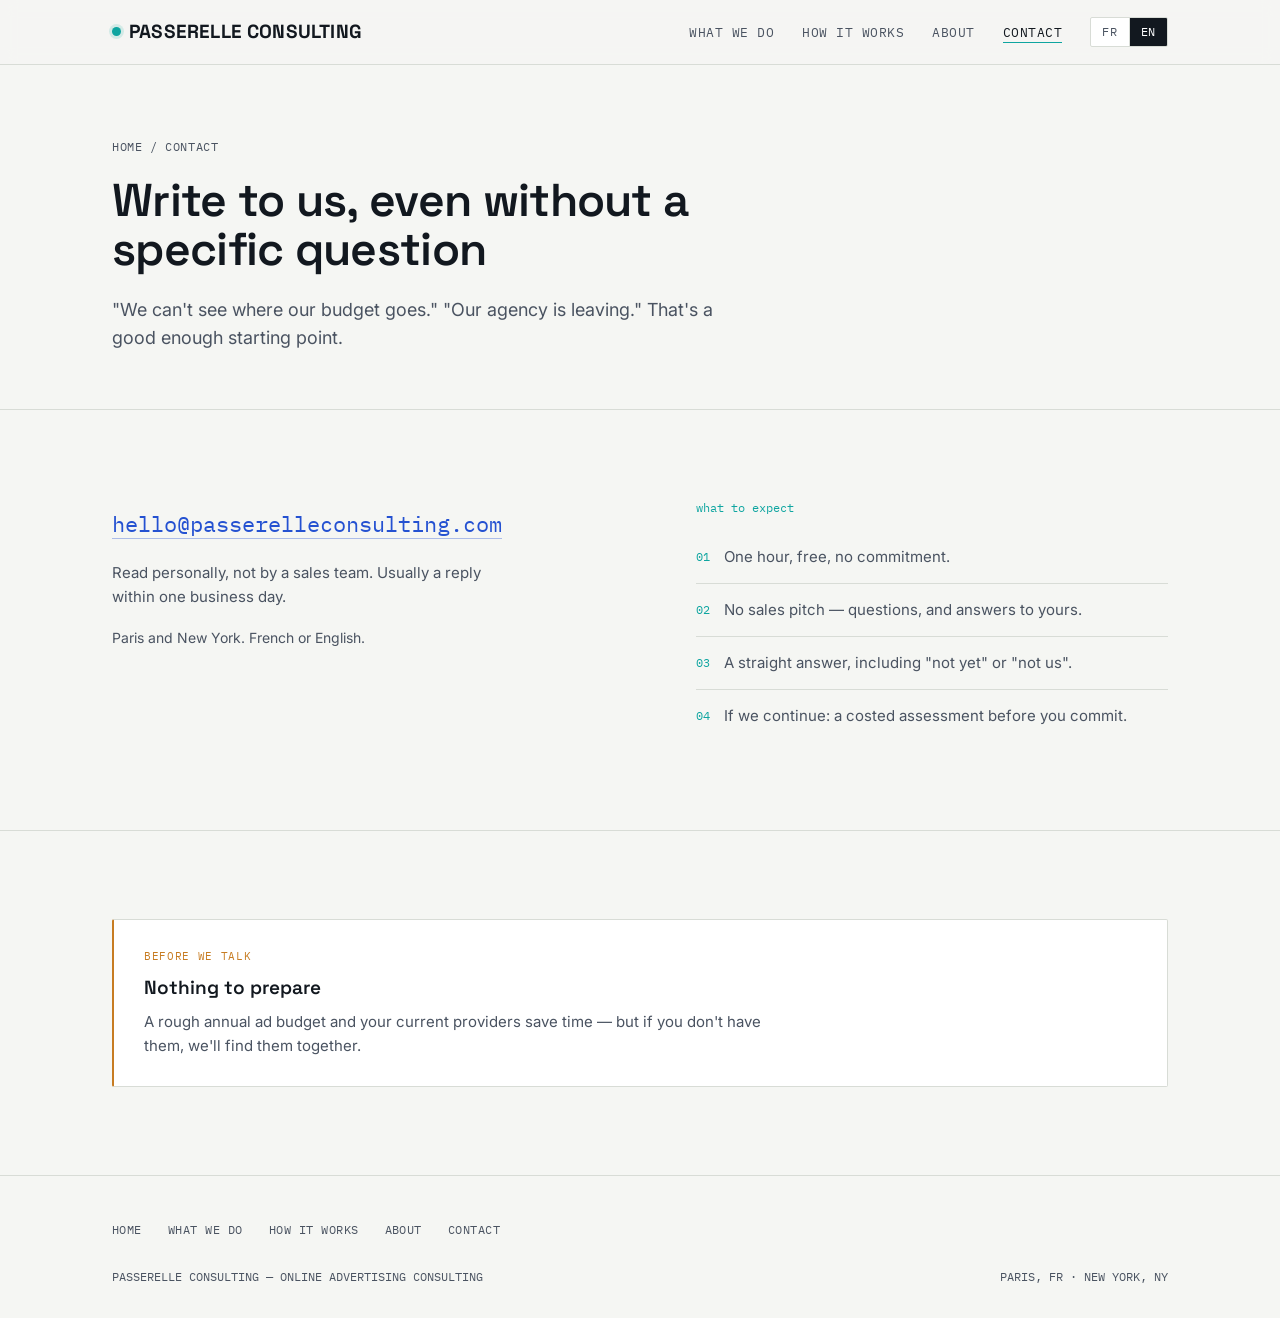
<file: contact.html>
<!DOCTYPE html>
<html lang="en">
<head>
<meta charset="UTF-8">
<meta name="viewport" content="width=device-width, initial-scale=1.0">
<title>Contact — Passerelle Consulting</title>
<meta name="description" data-i18n-content="desc.contact" content="A first one-hour conversation, free and with no commitment. Based in Paris and New York.">
<link rel="preconnect" href="https://fonts.googleapis.com">
<link href="https://fonts.googleapis.com/css2?family=Space+Grotesk:wght@400;500;600;700&family=Inter:wght@400;500;600&family=IBM+Plex+Mono:wght@400;500&display=swap" rel="stylesheet">
<link rel="stylesheet" href="assets/styles.css">
</head>
<body data-title-key="title.contact">

<a class="skip" href="#main" data-i18n="a11y.skip">Skip to main content</a>

<header>
  <div class="wrap nav">
    <a href="index.html" class="brand"><span class="brand-dot"></span>PASSERELLE CONSULTING</a>
    <div class="nav-right">
      <ul class="navlinks">
        <li><a href="services.html" data-i18n="nav.services">What we do</a></li>
        <li><a href="approche.html" data-i18n="nav.approach">How it works</a></li>
        <li><a href="a-propos.html" data-i18n="nav.about">About</a></li>
        <li><a href="contact.html" aria-current="page" data-i18n="nav.contact">Contact</a></li>
      </ul>
      <div class="lang" role="group" data-i18n-label="lang.aria" aria-label="Language selection">
        <button type="button" data-lang="fr" aria-pressed="false" lang="fr">FR</button>
        <button type="button" data-lang="en" aria-pressed="true" lang="en">EN</button>
      </div>
    </div>
  </div>
</header>

<main id="main">
  <section class="page-hero">
    <div class="wrap">
      <div class="crumb"><a href="index.html" data-i18n="nav.home">Home</a> <span aria-hidden="true">/</span> <span data-i18n="nav.contact">Contact</span></div>
      <h1 data-i18n="con.h1">Write to us, even without a specific question</h1>
      <p class="lede" data-i18n="con.lede">"We can't see where our budget goes." "Our agency is leaving." That's a good enough starting point.</p>
    </div>
  </section>

  <section>
    <div class="wrap">
      <div class="contact-cols">
        <div>
          <p class="direct mono email"><a href="mailto:hello@passerelleconsulting.com">hello@passerelleconsulting.com</a></p>
          <p style="margin-top:20px; color:var(--ink-soft); font-size:15px; max-width:44ch;" data-i18n="con.p1">Read personally, not by a sales team. Usually a reply within one business day.</p>
          <p style="margin-top:18px; font-size:14px; color:var(--ink-soft); max-width:44ch;" data-i18n="con.p2">Paris and New York. French or English.</p>
        </div>
        <div>
          <div class="section-num mono" style="margin-bottom:14px;" data-i18n="con.expectK">what to expect</div>
          <ul class="expect">
            <li><span class="i">01</span><span data-i18n="con.e1">One hour, free, no commitment.</span></li>
            <li><span class="i">02</span><span data-i18n="con.e2">No sales pitch — questions, and answers to yours.</span></li>
            <li><span class="i">03</span><span data-i18n="con.e3">A straight answer, including "not yet" or "not us".</span></li>
            <li><span class="i">04</span><span data-i18n="con.e4">If we continue: a costed assessment before you commit.</span></li>
          </ul>
        </div>
      </div>
    </div>
  </section>

  <section>
    <div class="wrap">
      <div class="callout">
        <div class="k" data-i18n="con.prepK">before we talk</div>
        <h3 data-i18n="con.prepH">Nothing to prepare</h3>
        <p data-i18n="con.prepP">A rough annual ad budget and your current providers save time — but if you don't have them, we'll find them together.</p>
      </div>
    </div>
  </section>
</main>

<footer>
  <div class="wrap">
    <ul class="foot-nav">
      <li><a href="index.html" data-i18n="nav.home">Home</a></li>
      <li><a href="services.html" data-i18n="nav.services">What we do</a></li>
      <li><a href="approche.html" data-i18n="nav.approach">How it works</a></li>
      <li><a href="a-propos.html" data-i18n="nav.about">About</a></li>
      <li><a href="contact.html" data-i18n="nav.contact">Contact</a></li>
    </ul>
    <div class="foot-row">
      <span data-i18n="foot.left">PASSERELLE CONSULTING — ONLINE ADVERTISING CONSULTING</span>
      <span>PARIS, FR · NEW YORK, NY</span>
    </div>
  </div>
</footer>

<script src="assets/i18n.js"></script>
</body>
</html>
</file>
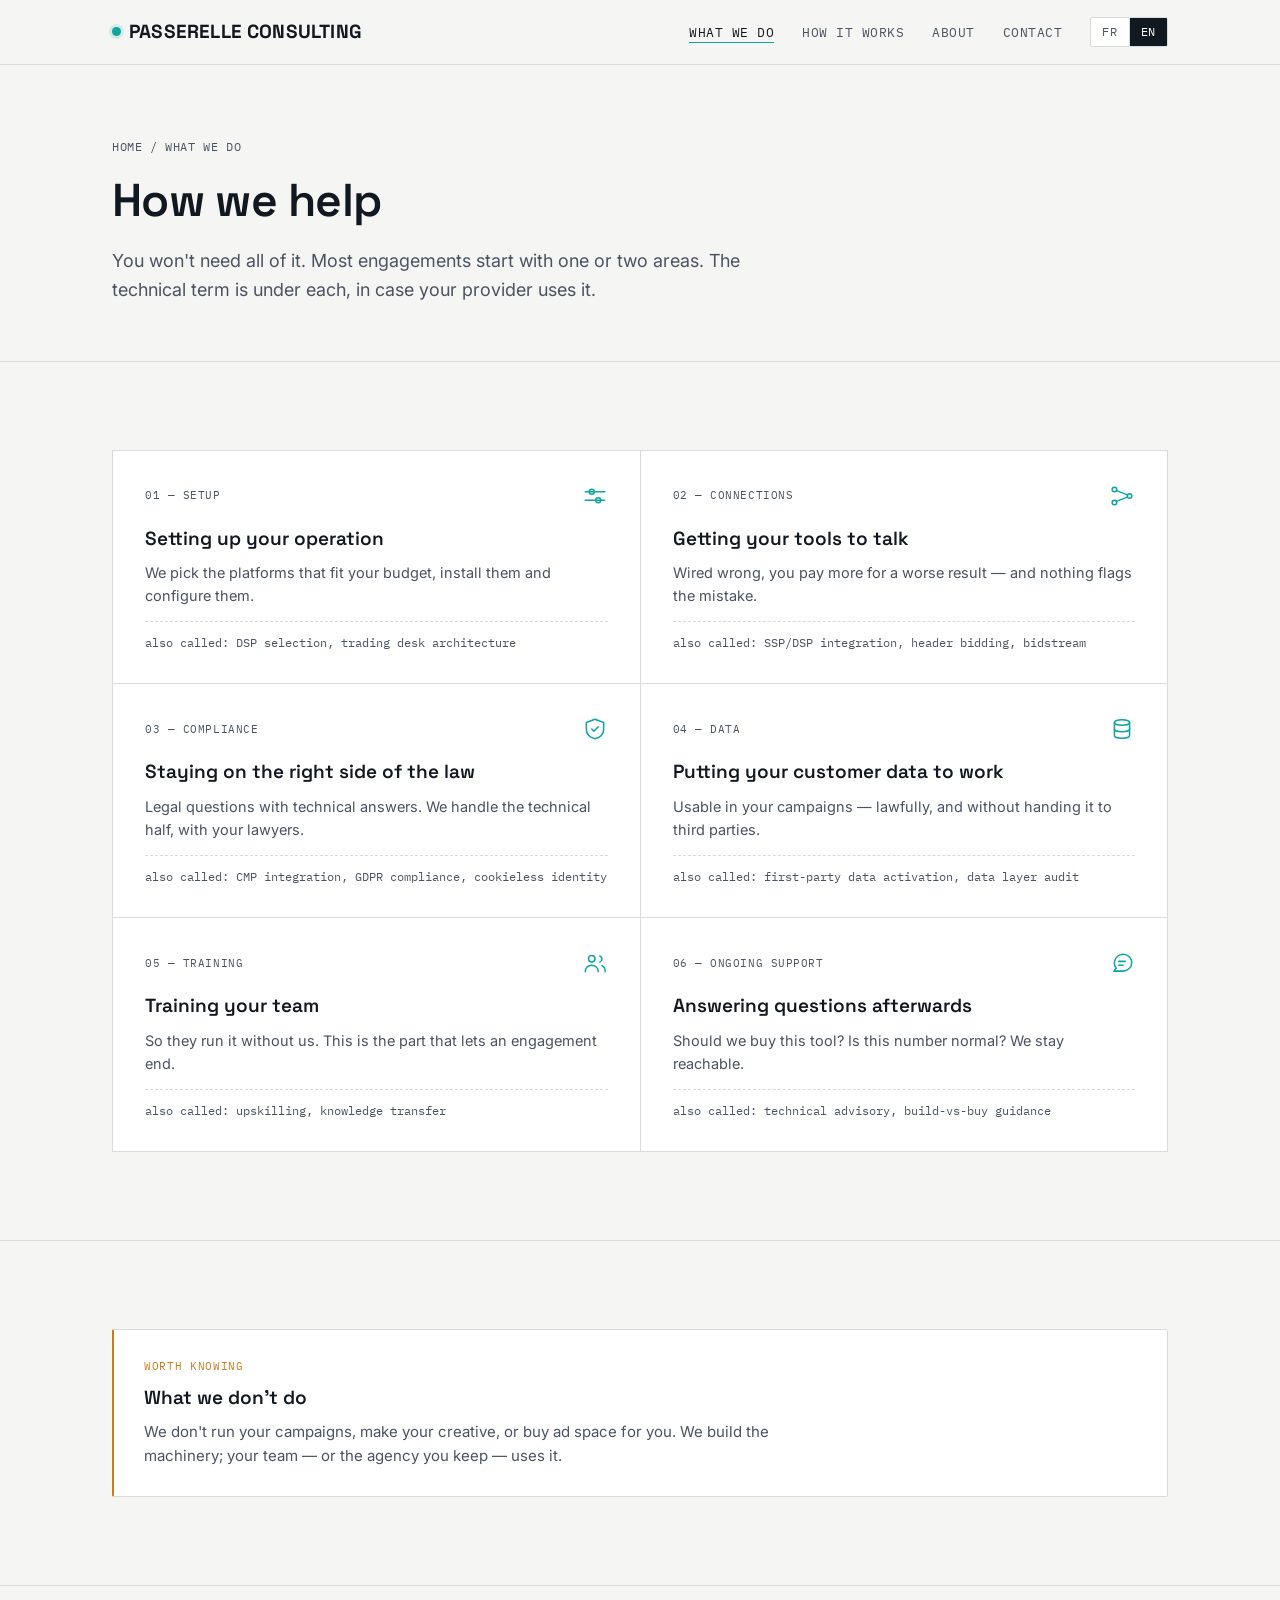
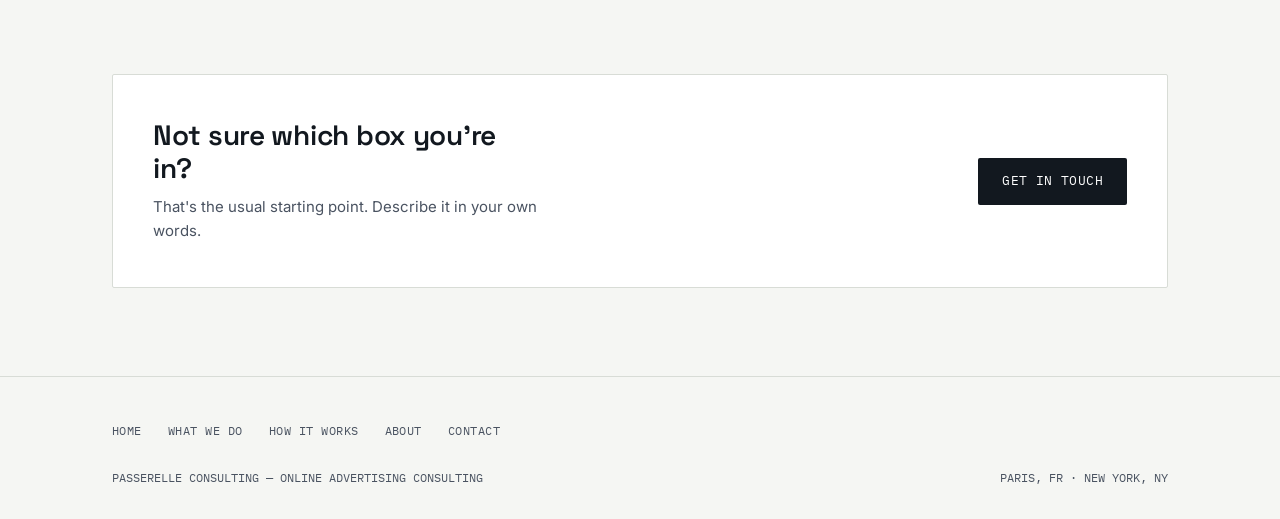
<file: services.html>
<!DOCTYPE html>
<html lang="en">
<head>
<meta charset="UTF-8">
<meta name="viewport" content="width=device-width, initial-scale=1.0">
<title>What we do — Passerelle Consulting</title>
<meta name="description" data-i18n-content="desc.services" content="How we help with your online advertising, in plain language — and what we do not do.">
<link rel="preconnect" href="https://fonts.googleapis.com">
<link href="https://fonts.googleapis.com/css2?family=Space+Grotesk:wght@400;500;600;700&family=Inter:wght@400;500;600&family=IBM+Plex+Mono:wght@400;500&display=swap" rel="stylesheet">
<link rel="stylesheet" href="assets/styles.css">
</head>
<body data-title-key="title.services">

<a class="skip" href="#main" data-i18n="a11y.skip">Skip to main content</a>

<header>
  <div class="wrap nav">
    <a href="index.html" class="brand"><span class="brand-dot"></span>PASSERELLE CONSULTING</a>
    <div class="nav-right">
      <ul class="navlinks">
        <li><a href="services.html" aria-current="page" data-i18n="nav.services">What we do</a></li>
        <li><a href="approche.html" data-i18n="nav.approach">How it works</a></li>
        <li><a href="a-propos.html" data-i18n="nav.about">About</a></li>
        <li><a href="contact.html" data-i18n="nav.contact">Contact</a></li>
      </ul>
      <div class="lang" role="group" data-i18n-label="lang.aria" aria-label="Language selection">
        <button type="button" data-lang="fr" aria-pressed="false" lang="fr">FR</button>
        <button type="button" data-lang="en" aria-pressed="true" lang="en">EN</button>
      </div>
    </div>
  </div>
</header>

<main id="main">
  <section class="page-hero">
    <div class="wrap">
      <div class="crumb"><a href="index.html" data-i18n="nav.home">Home</a> <span aria-hidden="true">/</span> <span data-i18n="nav.services">What we do</span></div>
      <h1 data-i18n="svc.h1">How we help</h1>
      <p class="lede" data-i18n="svc.lede">You won't need all of it. Most engagements start with one or two areas. The technical term is under each, in case your provider uses it.</p>
    </div>
  </section>

  <section>
    <div class="wrap">
      <div class="services">
        <div class="svc">
          <div class="svc-top">
            <div class="tag" data-i18n="svc.t1">01 — setup</div>
            <svg class="ico" viewBox="0 0 24 24" aria-hidden="true">
              <line x1="3" y1="8" x2="21" y2="8"/><line x1="3" y1="16" x2="21" y2="16"/>
              <circle cx="9" cy="8" r="2.3"/><circle cx="15" cy="16" r="2.3"/>
            </svg>
          </div>
          <h3 data-i18n="svc.h3a">Setting up your operation</h3>
          <p data-i18n="svc.p1">We pick the platforms that fit your budget, install them and configure them.</p>
          <div class="jargon" data-i18n="svc.j1">also called: DSP selection, trading desk architecture</div>
        </div>

        <div class="svc">
          <div class="svc-top">
            <div class="tag" data-i18n="svc.t2">02 — connections</div>
            <svg class="ico" viewBox="0 0 24 24" aria-hidden="true">
              <circle cx="5" cy="6" r="2.1"/><circle cx="5" cy="18" r="2.1"/><circle cx="19" cy="12" r="2.1"/>
              <line x1="7" y1="7" x2="17" y2="11"/><line x1="7" y1="17" x2="17" y2="13"/>
            </svg>
          </div>
          <h3 data-i18n="svc.h3b">Getting your tools to talk</h3>
          <p data-i18n="svc.p2">Wired wrong, you pay more for a worse result — and nothing flags the mistake.</p>
          <div class="jargon" data-i18n="svc.j2">also called: SSP/DSP integration, header bidding, bidstream</div>
        </div>

        <div class="svc">
          <div class="svc-top">
            <div class="tag" data-i18n="svc.t3">03 — compliance</div>
            <svg class="ico" viewBox="0 0 24 24" aria-hidden="true">
              <path d="M12 3 20 6v6c0 4.4-3.2 7.8-8 9-4.8-1.2-8-4.6-8-9V6l8-3z"/><path d="M9 12l2 2 4-4"/>
            </svg>
          </div>
          <h3 data-i18n="svc.h3c">Staying on the right side of the law</h3>
          <p data-i18n="svc.p3">Legal questions with technical answers. We handle the technical half, with your lawyers.</p>
          <div class="jargon" data-i18n="svc.j3">also called: CMP integration, GDPR compliance, cookieless identity</div>
        </div>

        <div class="svc">
          <div class="svc-top">
            <div class="tag" data-i18n="svc.t4">04 — data</div>
            <svg class="ico" viewBox="0 0 24 24" aria-hidden="true">
              <ellipse cx="12" cy="6" rx="7" ry="2.6"/>
              <path d="M5 6v12c0 1.4 3.1 2.6 7 2.6s7-1.2 7-2.6V6"/>
              <path d="M5 12c0 1.4 3.1 2.6 7 2.6s7-1.2 7-2.6"/>
            </svg>
          </div>
          <h3 data-i18n="svc.h3d">Putting your customer data to work</h3>
          <p data-i18n="svc.p4">Usable in your campaigns — lawfully, and without handing it to third parties.</p>
          <div class="jargon" data-i18n="svc.j4">also called: first-party data activation, data layer audit</div>
        </div>

        <div class="svc">
          <div class="svc-top">
            <div class="tag" data-i18n="svc.t5">05 — training</div>
            <svg class="ico" viewBox="0 0 24 24" aria-hidden="true">
              <circle cx="9" cy="8" r="3"/>
              <path d="M3 20c0-3.3 2.7-6 6-6s6 2.7 6 6"/>
              <path d="M16.5 5.6a3 3 0 0 1 0 5.6"/><path d="M18.5 14.4c1.7.9 2.9 2.7 2.9 5.6"/>
            </svg>
          </div>
          <h3 data-i18n="svc.h3e">Training your team</h3>
          <p data-i18n="svc.p5">So they run it without us. This is the part that lets an engagement end.</p>
          <div class="jargon" data-i18n="svc.j5">also called: upskilling, knowledge transfer</div>
        </div>

        <div class="svc">
          <div class="svc-top">
            <div class="tag" data-i18n="svc.t6">06 — ongoing support</div>
            <svg class="ico" viewBox="0 0 24 24" aria-hidden="true">
              <path d="M21 11.5a8 8 0 0 1-8 8H4.5l2.2-2.6A8 8 0 1 1 21 11.5z"/>
              <line x1="9" y1="10.5" x2="15" y2="10.5"/><line x1="9" y1="14" x2="13" y2="14"/>
            </svg>
          </div>
          <h3 data-i18n="svc.h3f">Answering questions afterwards</h3>
          <p data-i18n="svc.p6">Should we buy this tool? Is this number normal? We stay reachable.</p>
          <div class="jargon" data-i18n="svc.j6">also called: technical advisory, build-vs-buy guidance</div>
        </div>
      </div>
    </div>
  </section>

  <section>
    <div class="wrap">
      <div class="callout">
        <div class="k" data-i18n="svc.notK">worth knowing</div>
        <h3 data-i18n="svc.notH">What we don't do</h3>
        <p data-i18n="svc.notP">We don't run your campaigns, make your creative, or buy ad space for you. We build the machinery; your team — or the agency you keep — uses it.</p>
      </div>
    </div>
  </section>

  <section>
    <div class="wrap">
      <div class="cta-strip">
        <div>
          <h2 data-i18n="svc.ctaH">Not sure which box you're in?</h2>
          <p data-i18n="svc.ctaP">That's the usual starting point. Describe it in your own words.</p>
        </div>
        <a href="contact.html" class="btn btn-primary" data-i18n="cta.btn">Get in touch</a>
      </div>
    </div>
  </section>
</main>

<footer>
  <div class="wrap">
    <ul class="foot-nav">
      <li><a href="index.html" data-i18n="nav.home">Home</a></li>
      <li><a href="services.html" data-i18n="nav.services">What we do</a></li>
      <li><a href="approche.html" data-i18n="nav.approach">How it works</a></li>
      <li><a href="a-propos.html" data-i18n="nav.about">About</a></li>
      <li><a href="contact.html" data-i18n="nav.contact">Contact</a></li>
    </ul>
    <div class="foot-row">
      <span data-i18n="foot.left">PASSERELLE CONSULTING — ONLINE ADVERTISING CONSULTING</span>
      <span>PARIS, FR · NEW YORK, NY</span>
    </div>
  </div>
</footer>

<script src="assets/i18n.js"></script>
</body>
</html>
</file>
<file: assets/styles.css>
:root{
  --bg: #F5F6F3;
  --bg-panel: #FFFFFF;
  --ink: #12181F;
  --ink-soft: #4A5361;
  --line: #D8DCD6;
  --blue: #1E3A8A;
  --blue-bright: #2451D1;
  --trace: #0EA5A0;
  --amber: #C77C22;
  --radius: 2px;
}
*{ box-sizing: border-box; margin:0; padding:0; }
html{ scroll-behavior: smooth; }
body{
  background: var(--bg);
  color: var(--ink);
  font-family: 'Inter', sans-serif;
  font-size: 16px;
  line-height: 1.6;
  -webkit-font-smoothing: antialiased;
}
::selection{ background: var(--trace); color: #fff; }
a{ color: inherit; }
.mono{ font-family: 'IBM Plex Mono', monospace; }
.wrap{ max-width: 1120px; margin: 0 auto; padding: 0 32px; }

/* Focus visibility */
a:focus-visible, button:focus-visible, input:focus-visible, textarea:focus-visible{
  outline: 2px solid var(--blue-bright); outline-offset: 3px;
}

/* Skip link */
.skip{
  position:absolute; left:-9999px; top:0; z-index:100;
  background:var(--ink); color:#fff; padding:10px 16px;
  font-family:'IBM Plex Mono', monospace; font-size:12.5px; text-decoration:none;
}
.skip:focus{ left:8px; top:8px; }

/* ---------- HEADER / NAV ---------- */
header{
  position: sticky; top:0; z-index: 50;
  background: rgba(245,246,243,0.9);
  backdrop-filter: blur(8px);
  border-bottom: 1px solid var(--line);
}
.nav{ display:flex; align-items:center; justify-content:space-between; gap:20px; min-height:64px; }
.brand{ font-family:'Space Grotesk'; font-weight:700; font-size:19px; letter-spacing:0.01em; display:flex; align-items:center; gap:8px; text-decoration:none; color:var(--ink); white-space:nowrap; }
.brand-dot{ width:9px; height:9px; background:var(--trace); border-radius:50%; box-shadow:0 0 0 3px rgba(14,165,160,0.15); flex:none; }
.nav-right{ display:flex; align-items:center; gap:28px; }
.navlinks{ display:flex; gap:28px; list-style:none; }
.navlinks a{
  font-family:'IBM Plex Mono'; font-size:12.5px; letter-spacing:0.04em; text-transform:uppercase;
  text-decoration:none; color:var(--ink-soft); transition:color .15s;
  padding-bottom:2px; border-bottom:1px solid transparent; white-space:nowrap;
}
.navlinks a:hover{ color:var(--blue-bright); }
.navlinks a[aria-current="page"]{ color:var(--ink); border-bottom-color:var(--trace); }

/* Mobile nav: wrap onto a second row rather than disappearing —
   sub-pages must stay reachable without a hamburger menu. */
@media (max-width:860px){
  .nav{ flex-wrap:wrap; padding-top:12px; padding-bottom:10px; gap:12px; }
  .nav-right{ width:100%; justify-content:space-between; gap:16px; }
  .navlinks{ gap:18px; flex-wrap:wrap; }
  .navlinks a{ font-size:11.5px; }
}
@media (max-width:420px){
  .navlinks{ gap:14px; }
  .brand{ font-size:16px; }
}

/* ---------- LANGUAGE TOGGLE ---------- */
.lang{
  display:flex; align-items:center; border:1px solid var(--line);
  border-radius:var(--radius); overflow:hidden; background:var(--bg-panel); flex:none;
}
.lang button{
  font-family:'IBM Plex Mono', monospace; font-size:11.5px; letter-spacing:0.06em;
  padding:6px 11px; border:none; background:transparent; color:var(--ink-soft);
  cursor:pointer; transition: background .15s, color .15s; line-height:1.4;
}
.lang button + button{ border-left:1px solid var(--line); }
.lang button:hover{ color:var(--blue-bright); }
.lang button[aria-pressed="true"]{ background:var(--ink); color:#fff; }
.lang button[aria-pressed="true"]:hover{ color:#fff; }

/* ---------- BUTTONS ---------- */
.btn{
  font-family:'IBM Plex Mono'; font-size:13px; letter-spacing:0.03em; text-transform:uppercase;
  padding:13px 24px; border-radius:var(--radius); text-decoration:none; display:inline-block;
  transition: transform .15s ease, box-shadow .15s ease, border-color .15s, color .15s;
}
.btn-primary{ background:var(--ink); color:#fff; }
.btn-primary:hover{ transform:translateY(-2px); box-shadow:0 6px 18px rgba(18,24,31,0.22); }
.btn-ghost{ border:1px solid var(--line); color:var(--ink); }
.btn-ghost:hover{ border-color:var(--blue-bright); color:var(--blue-bright); }

/* ---------- ICONS ----------
   Line icons drawn at 24×24, stroked in the accent colour so they read as part
   of the same drawing as the fig. 1 diagram rather than as decoration. */
.ico{
  width:26px; height:26px; display:block;
  fill:none; stroke:var(--trace); stroke-width:1.4;
  stroke-linecap:round; stroke-linejoin:round;
}
.ico-lg{ width:34px; height:34px; }

/* ---------- HERO (home) ---------- */
.hero{ padding: 92px 0 40px; border-top:none; position:relative; overflow:hidden; }
/* Faint blueprint grid — technical texture without competing with the type. */
.hero::before{
  content:''; position:absolute; inset:0; z-index:-1;
  background-image:
    linear-gradient(var(--line) 1px, transparent 1px),
    linear-gradient(90deg, var(--line) 1px, transparent 1px);
  background-size:64px 64px;
  -webkit-mask-image: radial-gradient(ellipse 80% 60% at 78% 34%, #000 0%, transparent 72%);
  mask-image: radial-gradient(ellipse 80% 60% at 78% 34%, #000 0%, transparent 72%);
  opacity:0.5;
}
.eyebrow{
  font-family:'IBM Plex Mono'; font-size:12.5px; letter-spacing:0.08em; text-transform:uppercase;
  color: var(--trace); display:flex; align-items:center; gap:10px; margin-bottom:28px;
}
.eyebrow::before{ content:''; width:24px; height:1px; background:var(--trace); flex:none; }
h1{
  font-family:'Space Grotesk'; font-weight:600; font-size: clamp(34px, 5.4vw, 58px);
  line-height:1.06; letter-spacing:-0.015em; max-width: 15ch; color: var(--ink);
}
h1 em{ font-style:normal; color: var(--blue-bright); }
.hero-sub{ max-width:56ch; margin-top:24px; font-size:18px; color:var(--ink-soft); }
.hero-cta{ display:flex; gap:16px; margin-top:36px; flex-wrap:wrap; align-items:center;}

/* ---------- PAGE HERO (sub-pages) ---------- */
.page-hero{ padding: 72px 0 56px; border-top:none; }
.page-hero h1{ max-width:22ch; font-size: clamp(30px, 4.2vw, 46px); }
.page-hero .lede{ margin-top:22px; font-size:18px; max-width:58ch; }
.crumb{
  font-family:'IBM Plex Mono'; font-size:12px; letter-spacing:0.05em; text-transform:uppercase;
  color:var(--ink-soft); margin-bottom:20px;
}
.crumb a{ color:var(--ink-soft); text-decoration:none; }
.crumb a:hover{ color:var(--blue-bright); }

/* ---------- SIGNAL DIAGRAM ---------- */
.diagram{ margin-top:64px; border:1px solid var(--line); background:var(--bg-panel); border-radius:var(--radius); overflow:hidden; }
.diagram-label{
  font-family:'IBM Plex Mono'; font-size:11px; letter-spacing:0.06em; text-transform:uppercase; color:var(--ink-soft);
  padding:14px 20px; border-bottom:1px solid var(--line); display:flex; justify-content:space-between; gap:16px; flex-wrap:wrap;
}
.diagram svg{ display:block; width:100%; height:auto; }
.node-label{ font-family:'IBM Plex Mono', monospace; font-size:12px; fill: var(--ink); }
.node-sub{ font-family:'IBM Plex Mono', monospace; font-size:9.5px; fill: var(--ink-soft); }
.trace-line{ stroke: var(--line); stroke-width:1.5; fill:none; }
.trace-active{ stroke: var(--trace); stroke-width:1.5; fill:none; stroke-dasharray: 4 4; animation: dash 22s linear infinite; }
@keyframes dash{ to{ stroke-dashoffset: -400; } }
.node-box{ fill:var(--bg); stroke:var(--line); stroke-width:1.2; }
.node-box.hi{ stroke: var(--blue-bright); }
.pulse{ fill: var(--trace); }
/* Rule sits on the wrapper so it spans the figure; the caption inside keeps a
   readable measure. */
.diagram-foot{ border-top:1px solid var(--line); padding:16px 20px; }
.diagram-note{ font-size:14px; color:var(--ink-soft); max-width:80ch; }

/* ---------- SECTIONS ---------- */
section{ padding: 88px 0; border-top:1px solid var(--line); }
.section-head{ display:flex; align-items:baseline; justify-content:space-between; margin-bottom:48px; gap:24px; flex-wrap:wrap; }
.section-num{ font-family:'IBM Plex Mono'; font-size:12px; color:var(--trace); }
h2{ font-family:'Space Grotesk'; font-weight:600; font-size: clamp(24px, 3vw, 32px); letter-spacing:-0.01em; line-height:1.18; max-width:24ch; }
h3{ line-height:1.28; }
.lede{ max-width:60ch; color:var(--ink-soft); font-size:17px; }

/* ---------- FACTS STRIP ---------- */
.facts{ display:grid; grid-template-columns:repeat(3,1fr); gap:1px; background:var(--line); border:1px solid var(--line); }
.fact{ background:var(--bg-panel); padding:28px 26px; }
.fact .big{
  font-family:'Space Grotesk'; font-weight:600; font-size:clamp(28px,3.6vw,38px);
  line-height:1; letter-spacing:-0.02em;
}
.fact .big span{ color:var(--trace); }
.fact .cap{
  font-family:'IBM Plex Mono'; font-size:11.5px; text-transform:uppercase; letter-spacing:0.05em;
  color:var(--ink-soft); margin-top:12px; line-height:1.5;
}
@media (max-width:700px){ .facts{ grid-template-columns:1fr; } }

/* ---------- PLAIN-LANGUAGE VALUE CARDS (home) ---------- */
.plain{ display:grid; grid-template-columns: repeat(3, 1fr); gap:1px; background:var(--line); border:1px solid var(--line); }
.plain-card{ background:var(--bg-panel); padding:32px 28px; }
.plain-card .ico{ margin-bottom:18px; }
.plain-card h3{ font-family:'Space Grotesk'; font-size:18px; font-weight:600; }
.plain-card p{ margin-top:10px; font-size:14.5px; color:var(--ink-soft); }
@media (max-width:820px){ .plain{ grid-template-columns:1fr; } }

/* ---------- TEASER CARDS (home → sub-pages) ---------- */
.teasers{ display:grid; grid-template-columns: repeat(2, 1fr); gap:1px; background:var(--line); border:1px solid var(--line); }
.teaser{
  background:var(--bg-panel); padding:34px 32px; text-decoration:none; display:block;
  transition: background .15s ease;
}
.teaser:hover{ background:#FBFCFA; }
.teaser .k{ font-family:'IBM Plex Mono'; font-size:11px; text-transform:uppercase; letter-spacing:0.06em; color:var(--trace); }
.teaser h3{ font-family:'Space Grotesk'; font-size:22px; font-weight:600; margin-top:12px; }
.teaser p{ margin-top:10px; font-size:15px; color:var(--ink-soft); max-width:44ch; }
.teaser .go{
  font-family:'IBM Plex Mono'; font-size:12.5px; text-transform:uppercase; letter-spacing:0.04em;
  color:var(--blue-bright); margin-top:18px; display:inline-block;
}
.teaser:hover .go{ text-decoration:underline; }
@media (max-width:720px){ .teasers{ grid-template-columns:1fr; } }

/* ---------- PEDIGREE ---------- */
.pedigree-grid{ display:grid; grid-template-columns: repeat(4, 1fr); gap:1px; background:var(--line); border:1px solid var(--line); margin-top:8px;}
.ped-card{ background:var(--bg-panel); padding:26px 22px; }
.ped-card .co{ font-family:'Space Grotesk'; font-weight:600; font-size:17px; }
.ped-card .role{ font-family:'IBM Plex Mono'; font-size:11px; text-transform:uppercase; letter-spacing:0.05em; color:var(--trace); margin-top:10px; }
.ped-card .desc{ font-size:13.5px; color:var(--ink-soft); margin-top:8px; }
@media (max-width:820px){ .pedigree-grid{ grid-template-columns: 1fr 1fr; } }
@media (max-width:520px){ .pedigree-grid{ grid-template-columns: 1fr; } }

/* ---------- SERVICES ---------- */
.services{ display:grid; grid-template-columns: repeat(2, 1fr); gap:1px; background:var(--line); border:1px solid var(--line); }
.svc{ background:var(--bg-panel); padding:32px; }
.svc-top{ display:flex; align-items:center; justify-content:space-between; gap:16px; margin-bottom:18px; }
.svc .tag{ font-family:'IBM Plex Mono'; font-size:11px; color: var(--ink-soft); text-transform:uppercase; letter-spacing:0.05em; }
.svc h3{ font-family:'Space Grotesk'; font-size:19px; font-weight:600; }
.svc p{ margin-top:10px; font-size:14.5px; color:var(--ink-soft); }
.svc .jargon{
  margin-top:14px; padding-top:12px; border-top:1px dashed var(--line);
  font-family:'IBM Plex Mono'; font-size:11.5px; color:var(--ink-soft); line-height:1.5;
}
@media (max-width:720px){ .services{ grid-template-columns: 1fr; } }

/* ---------- STEPS (timeline) ----------
   A rule runs behind the row with a node on each step, so the four stages read
   as one sequence ending in handover rather than four separate boxes. */
.steps{ display:grid; grid-template-columns:repeat(4, 1fr); gap:32px; position:relative; padding-top:34px; }
.steps::before{
  content:''; position:absolute; top:9px; left:0; right:0; height:1px; background:var(--line);
}
.step{ position:relative; }
.step::before{
  content:''; position:absolute; top:-30px; left:0;
  width:11px; height:11px; border-radius:50%;
  background:var(--bg); border:1.5px solid var(--trace);
}
.step:last-child::before{ background:var(--trace); }
.step .n{ font-family:'IBM Plex Mono'; font-size:12px; color:var(--trace); letter-spacing:0.06em; }
.step h3{ font-family:'Space Grotesk'; font-size:18px; font-weight:600; margin-top:8px; }
.step p{ margin-top:8px; font-size:14px; color:var(--ink-soft); }
@media (max-width:900px){
  .steps{ grid-template-columns:1fr 1fr; gap:36px 32px; }
}
@media (max-width:520px){
  .steps{ grid-template-columns:1fr; padding-top:0; padding-left:26px; gap:30px; }
  .steps::before{ top:6px; bottom:6px; left:4px; right:auto; width:1px; height:auto; }
  .step::before{ top:5px; left:-26px; }
}

/* ---------- VS COMPARISON ---------- */
.vs{ display:grid; grid-template-columns:1fr 1fr; gap:1px; background:var(--line); border:1px solid var(--line); }
.vs-col{ background:var(--bg-panel); padding:32px; }
.vs-col.hi{ background:#FBFCFA; }
.vs-head{ display:flex; align-items:center; gap:12px; margin-bottom:20px; }
.vs-head .k{ font-family:'IBM Plex Mono'; font-size:11px; text-transform:uppercase; letter-spacing:0.05em; color:var(--ink-soft); }
.vs-col.hi .vs-head .k{ color:var(--trace); }
.vs ul{ list-style:none; }
.vs li{ padding:12px 0; border-bottom:1px solid var(--line); font-size:14.5px; color:var(--ink-soft); display:flex; gap:12px; align-items:flex-start; }
.vs li:last-child{ border-bottom:none; }
.vs li .m{ font-family:'IBM Plex Mono'; font-size:13px; flex:none; line-height:1.5; }
.vs-col .m{ color:var(--ink-soft); }
.vs-col.hi .m{ color:var(--trace); }
@media (max-width:720px){ .vs{ grid-template-columns:1fr; } }

/* ---------- APPROACH (compare) ---------- */
.approach{ display:grid; grid-template-columns: 1fr 1fr; gap:56px; align-items:start; }
.approach-col .k{ font-family:'IBM Plex Mono'; font-size:11px; text-transform:uppercase; letter-spacing:0.05em; color:var(--ink-soft); margin-bottom:10px; }
.approach-col h3{ font-family:'Space Grotesk'; font-size:20px; font-weight:600; margin-bottom:12px; }
.approach-col p{ color:var(--ink-soft); font-size:15px; }
.approach-col.hi{ border-left:2px solid var(--trace); padding-left:24px; }
@media (max-width:720px){ .approach{ grid-template-columns:1fr; gap:36px; } }

/* ---------- CALLOUT ---------- */
.callout{
  border:1px solid var(--line); border-left:2px solid var(--amber);
  background:var(--bg-panel); padding:28px 30px; border-radius:var(--radius);
}
.callout .k{ font-family:'IBM Plex Mono'; font-size:11px; text-transform:uppercase; letter-spacing:0.06em; color:var(--amber); }
.callout h3{ font-family:'Space Grotesk'; font-size:19px; font-weight:600; margin-top:10px; }
.callout p{ margin-top:10px; color:var(--ink-soft); font-size:15px; max-width:70ch; }

/* ---------- FAQ ---------- */
.faq{ border:1px solid var(--line); background:var(--bg-panel); border-radius:var(--radius); }
.faq details{ border-bottom:1px solid var(--line); }
.faq details:last-child{ border-bottom:none; }
.faq summary{
  cursor:pointer; padding:22px 26px; font-family:'Space Grotesk'; font-weight:600; font-size:16.5px;
  list-style:none; display:flex; justify-content:space-between; align-items:center; gap:16px;
}
.faq summary::-webkit-details-marker{ display:none; }
.faq summary::after{ content:'+'; font-family:'IBM Plex Mono'; color:var(--trace); font-size:18px; flex:none; }
.faq details[open] summary::after{ content:'–'; }
.faq summary:hover{ color:var(--blue-bright); }
.faq .a{ padding:0 26px 24px; color:var(--ink-soft); font-size:15px; max-width:74ch; }

/* ---------- CONTACT ---------- */
.direct{ margin-top:8px; }
.direct a{ color:var(--blue-bright); text-decoration:none; border-bottom:1px solid rgba(36,81,209,0.35); }
/* The address is a single unbreakable token — scale it down rather than
   letting it push the page wider than the phone. */
.email{ font-size: clamp(15px, 5.4vw, 22px); overflow-wrap:anywhere; }
.contact-cols{ display:grid; grid-template-columns: 1.1fr 1fr; gap:64px; align-items:start; }
@media (max-width:820px){ .contact-cols{ grid-template-columns:1fr; gap:40px; } }
.expect{ list-style:none; }
.expect li{ padding:14px 0; border-bottom:1px solid var(--line); font-size:15px; color:var(--ink-soft); display:flex; gap:14px; }
.expect li:last-child{ border-bottom:none; }
.expect .i{ font-family:'IBM Plex Mono'; font-size:12px; color:var(--trace); flex:none; padding-top:2px; }

/* ---------- CTA STRIP ---------- */
.cta-strip{
  border:1px solid var(--line); background:var(--bg-panel); border-radius:var(--radius);
  padding:44px 40px; display:flex; align-items:center; justify-content:space-between; gap:32px; flex-wrap:wrap;
}
.cta-strip h2{ font-size: clamp(22px, 2.6vw, 28px); max-width:20ch; }
.cta-strip p{ color:var(--ink-soft); margin-top:10px; max-width:48ch; font-size:15px; }

/* ---------- FOOTER ---------- */
footer{ border-top:1px solid var(--line); padding:40px 0 32px; }
.foot-nav{ display:flex; gap:26px; flex-wrap:wrap; list-style:none; margin-bottom:26px; }
.foot-nav a{
  font-family:'IBM Plex Mono'; font-size:12px; letter-spacing:0.04em; text-transform:uppercase;
  color:var(--ink-soft); text-decoration:none;
}
.foot-nav a:hover{ color:var(--blue-bright); }
.foot-row{ display:flex; justify-content:space-between; align-items:center; flex-wrap:wrap; gap:12px; }
.foot-row span{ font-family:'IBM Plex Mono'; font-size:11.5px; color:var(--ink-soft); }

@media (prefers-reduced-motion: reduce){
  .trace-active{ animation:none; }
  html{ scroll-behavior:auto; }
  .btn-primary:hover{ transform:none; }
}
</file>
